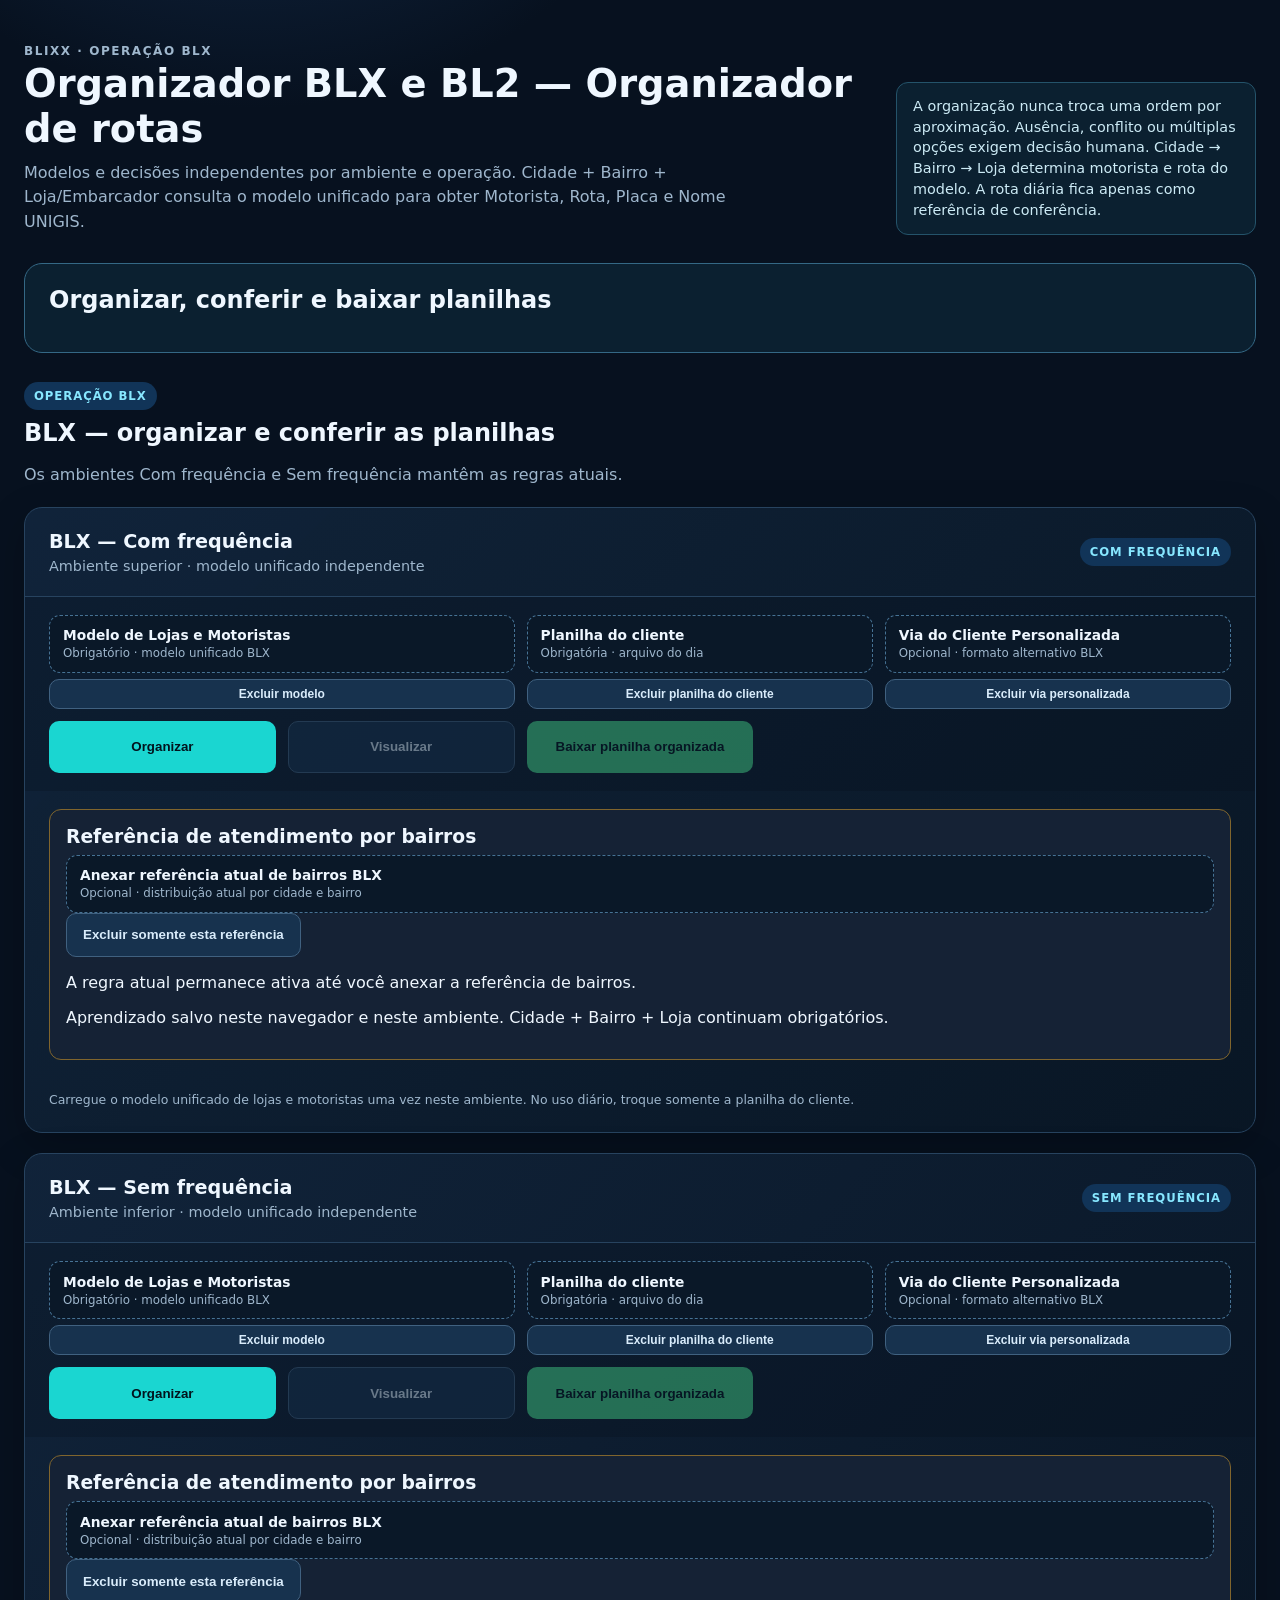
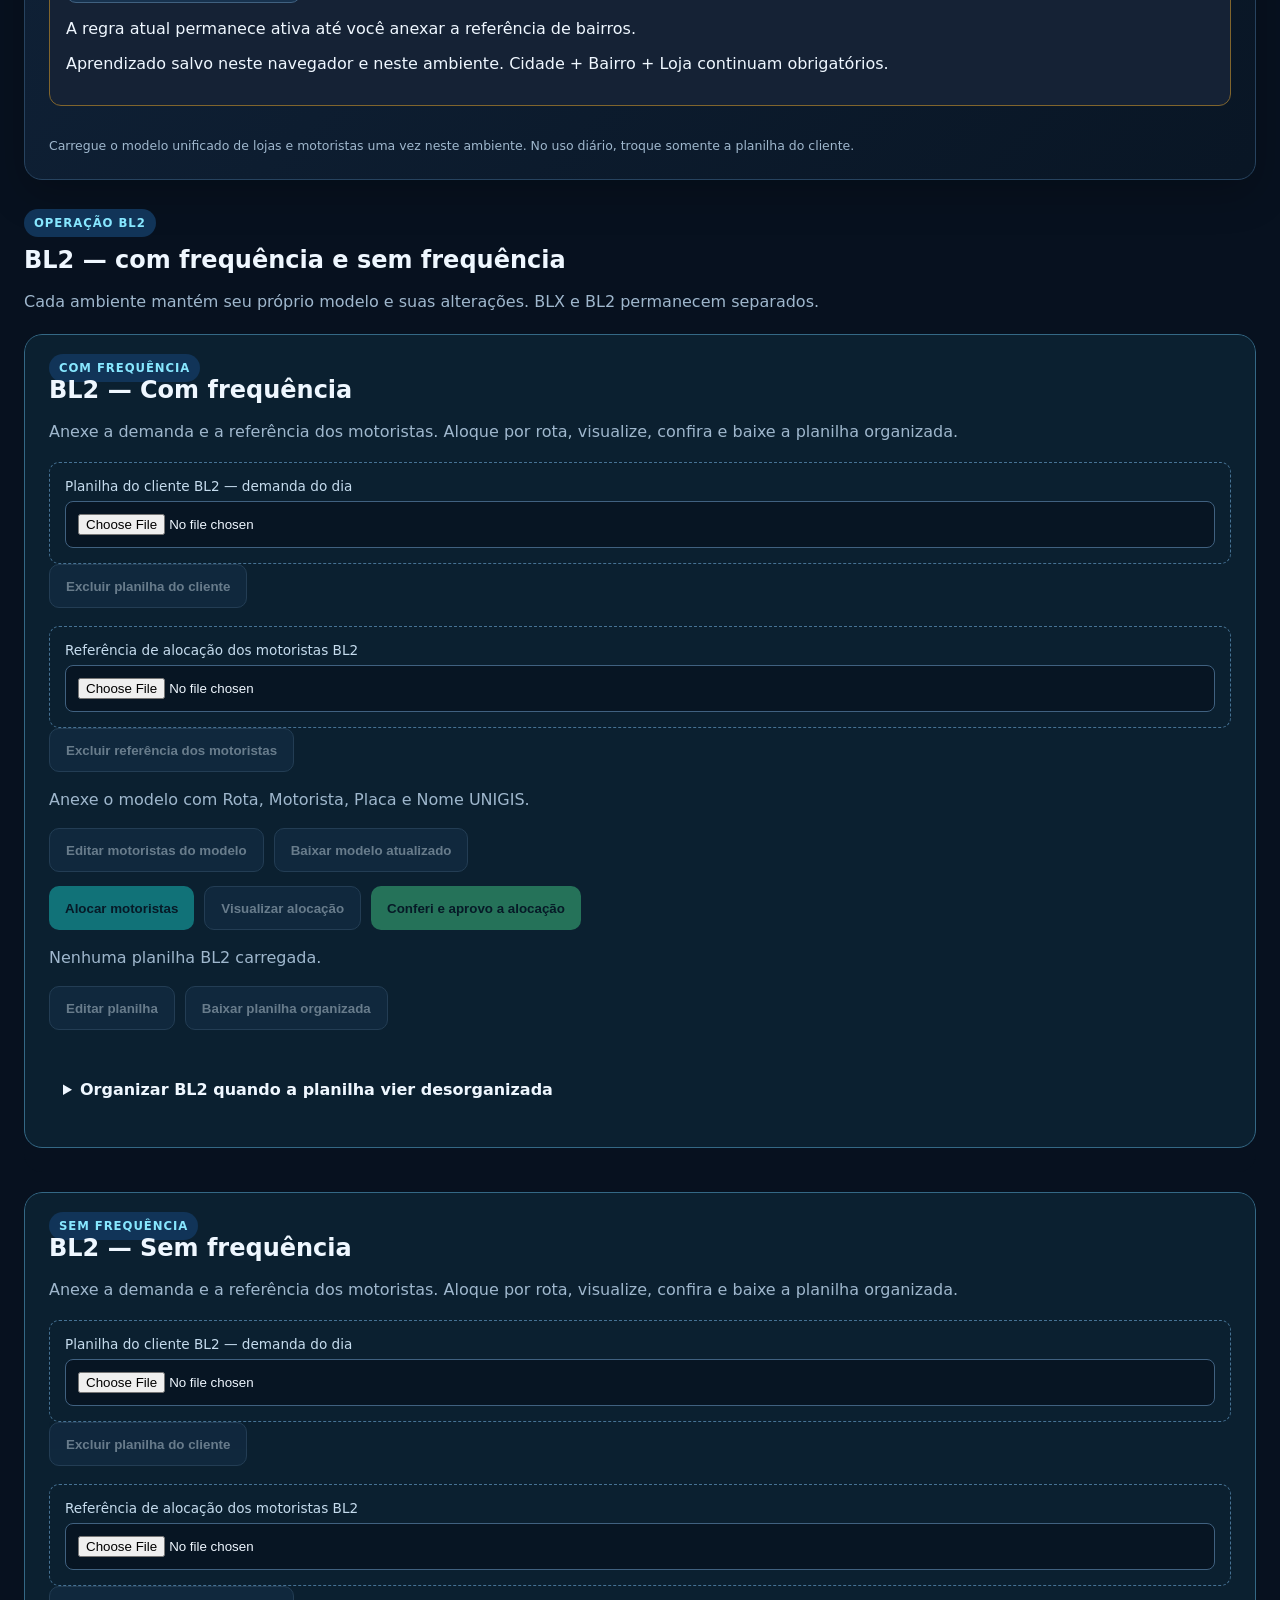
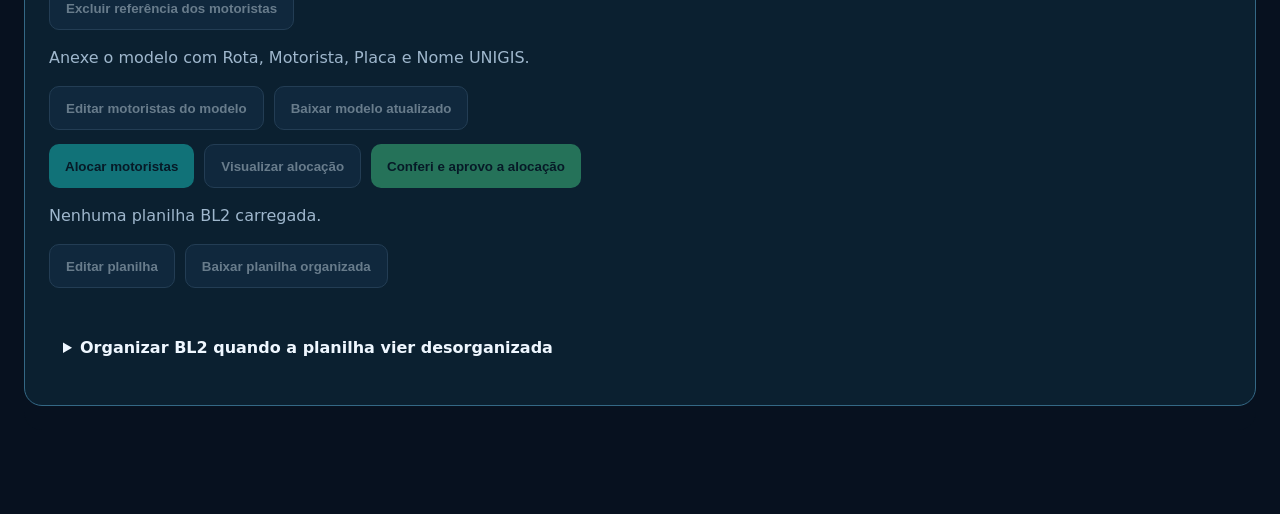
<file: operacoes.html>
<!doctype html>
<html lang="pt-BR">
<head>
<meta charset="utf-8">
<script>
'use strict';
// Each BL2 workspace runs the same tested UI with its own saved reference and choices.
const bl2Frequency=new URLSearchParams(location.search).get('bl2-frequency');
const isBL2Frequency=['com','sem'].includes(bl2Frequency);
if(!isBL2Frequency){
 // Preserve the former BL2 reference in Com frequência once; retain original keys as backup.
 try{if(localStorage.getItem('bl2-frequency-migration-v1')!=='done'){
  for(const key of ['bl2-route-reference-v1','blx-organizador-unificado-v2-bl2','blx-vinculos-humanos-v1-bl2']){
   const old=localStorage.getItem(key),target=key+'-frequency-com';
   if(old!==null&&localStorage.getItem(target)===null)localStorage.setItem(target,old);
  }
  localStorage.setItem('bl2-frequency-migration-v1','done');
 }}catch{}
}
const panelStorage=isBL2Frequency?{
 key(key){return /^(bl2-|rota-import-gate-v1-BL2$)|^blx-(organizador-unificado-v2|vinculos-humanos-v1)-bl2$/.test(key)?key+'-frequency-'+bl2Frequency:key;},
 getItem(key){return localStorage.getItem(this.key(key));},
 setItem(key,value){localStorage.setItem(this.key(key),value);},
 removeItem(key){localStorage.removeItem(this.key(key));}
}:localStorage;
if(isBL2Frequency){
 document.documentElement.classList.add('bl2-frequency-frame');
 const style=document.createElement('style');style.textContent='.bl2-frequency-frame body{background:#07111f;min-height:0;margin:0}.bl2-frequency-frame main{padding:0;max-width:none}.bl2-frequency-frame .hero,.bl2-frequency-frame #operation-blx,.bl2-frequency-frame main>.robot-panel:not(#operation-bl2),.bl2-frequency-frame body>header,.bl2-frequency-frame nav{display:none!important}.bl2-frequency-frame #operation-bl2{margin:0!important}.bl2-frequency-frame #bl2-optional{margin-bottom:12px}';document.head.append(style);
}
window.addEventListener('DOMContentLoaded',()=>{
 if(isBL2Frequency){
  const title='BL2 — '+(bl2Frequency==='com'?'Com frequência':'Sem frequência');
  document.title=title;document.querySelector('#operation-bl2 h2').textContent=title;
  document.querySelector('#operation-bl2 .mode').textContent=bl2Frequency==='com'?'COM FREQUÊNCIA':'SEM FREQUÊNCIA';
  document.querySelector('#card-bl2 h2').textContent=title+' — organização opcional';
  const snapshot=saveSnapshot;saveSnapshot=async function(source,operation,env,phase){
   if(operation==='BL2'){const prefix=title+' · ';source={...source,source:String(source.source).startsWith(prefix)?source.source:prefix+source.source};}
   return snapshot(source,operation,env,phase);
  };
  const originalStart=startRobot;startRobot=async function(operation,mode='real'){
   if(operation!=='BL2')throw Error('Este ambiente é exclusivo da BL2.');
   if(!readyForRobot('BL2')||!bl2Sheet)throw Error('Confira e aprove a planilha deste ambiente antes de iniciar.');
   if(isOperationBusy('BL2')||submitting)throw Error('A BL2 já está em andamento.');
   // The backend runs one BL2 at a time. Rebind an already approved, unchanged
   // local sheet if the other frequency was saved after this one.
   const current=await(await fetch('/api/operation-sheet?operation=BL2')).json();
   if(current.sheet?.id!==savedBL2.id){
    const phase=savedBL2.phase;submitting=true;updateButtons();
    try{savedBL2=await saveSnapshot(bl2Sheet,'BL2','bl2',phase);rememberGate(savedBL2);}
    finally{submitting=false;updateButtons();}
   }
   // Share the visible credentials and concurrency control with the main monitor.
   if(window.parent!==window){for(const key of ['user','password'])monitor('BL2',key).value=window.parent.document.getElementById('monitor-BL2-'+key).value;$('parallel-mode').checked=window.parent.document.getElementById('parallel-mode').checked;}
   await originalStart(operation,mode);
   if(window.parent!==window){window.parent.document.getElementById('monitor-BL2-password').value='';window.parent.document.getElementById('monitor-BL2').scrollIntoView({behavior:'smooth'});}
  };
  const download=downloadWorkbook;downloadWorkbook=function(wb,name){return download(wb,name.replace(/\.xlsx$/i,'_'+(bl2Frequency==='com'?'COM_FREQUENCIA':'SEM_FREQUENCIA')+'.xlsx'));};
  const savedDownload=downloadSavedRevision;downloadSavedRevision=async function(operation){
   if(operation!=='BL2')return savedDownload(operation);
   if(!bl2Sheet)throw Error('Nenhuma planilha carregada neste ambiente.');
   await ensureXlsx();const wb=XLSX.utils.book_new();XLSX.utils.book_append_sheet(wb,XLSX.utils.aoa_to_sheet(bl2Sheet.table),'Report');downloadWorkbook(wb,'PLANILHA_BL2.xlsx');
  };
  // Keep the shared monitor's parallel permission current before enabling Start.
  const buttons=updateButtons;updateButtons=function(){if(window.parent!==window)$('parallel-mode').checked=window.parent.document.getElementById('parallel-mode').checked;buttons();};
  const report=()=>{if(window.parent!==window)window.parent.postMessage({type:'bl2-frequency-height',frequency:bl2Frequency,height:Math.ceil(document.querySelector('main').getBoundingClientRect().height)+24},location.origin);};
  new ResizeObserver(report).observe(document.querySelector('main'));report();
  return;
 }
 const old=document.getElementById('operation-bl2');old.hidden=true;
 const group=document.createElement('section');group.id='bl2-frequency-workspaces';
 group.innerHTML='<div class="operation-heading"><span class="mode">OPERAÇÃO BL2</span><h2>BL2 — com frequência e sem frequência</h2><p>Cada ambiente mantém seu próprio modelo e suas alterações. No portal, ambos usam BL2. Execute uma BL2 por vez.</p></div>';
 old.after(group);const frames=new Map();
 for(const frequency of ['com','sem']){const frame=document.createElement('iframe');frame.src='./operacoes.html?bl2-frequency='+frequency;frame.title='BL2 — '+(frequency==='com'?'Com frequência':'Sem frequência');frame.style.cssText='display:block;width:100%;height:700px;border:0;margin:20px 0;border-radius:18px';group.append(frame);frames.set(frequency,frame);}
 window.addEventListener('message',event=>{const data=event.data,frame=frames.get(data?.frequency);if(event.origin!==location.origin||!frame||event.source!==frame.contentWindow||data.type!=='bl2-frequency-height'||!Number.isFinite(data.height))return;frame.style.height=Math.max(450,Math.min(12000,data.height))+'px';});
});

</script>
<script src="./web-mode.js"></script>
<meta name="viewport" content="width=device-width, initial-scale=1">
<title>Organizador BLX e BL2 — Organizador de rotas</title>
<style>
:root{--bg:#07111f;--panel:#0d1b2d;--panel2:#11243b;--line:#27435f;--ink:#eff7ff;--muted:#9fb7cd;--cyan:#1ad6d1;--green:#45d78b;--amber:#f4b64e;--red:#ff7181;--blue:#528bff}
*{box-sizing:border-box}body{margin:0;background:radial-gradient(circle at 20% -10%,#17345a 0,transparent 30rem),var(--bg);color:var(--ink);font-family:Inter,ui-sans-serif,system-ui,-apple-system,BlinkMacSystemFont,"Segoe UI",sans-serif}
main{max-width:1440px;margin:auto;padding:32px 24px 64px}.hero{display:flex;justify-content:space-between;gap:24px;align-items:end;margin-bottom:28px}.eyebrow{margin:0 0 8px;color:var(--cyan);font-size:.75rem;font-weight:800;letter-spacing:.13em;text-transform:uppercase}.hero h1{font-size:clamp(1.7rem,3vw,2.5rem);margin:0}.hero p{color:var(--muted);margin:10px 0 0;max-width:760px;line-height:1.55}.rule{background:#0b2030;border:1px solid #24536a;padding:13px 16px;border-radius:12px;color:#cceaf5;font-size:.9rem;line-height:1.45;max-width:360px}.workspace{border:1px solid var(--line);border-radius:18px;background:linear-gradient(135deg,rgba(17,36,59,.95),rgba(9,22,37,.96));overflow:hidden;margin:20px 0;box-shadow:0 14px 40px rgba(0,0,0,.22)}.workspace-head{padding:22px 24px;display:flex;align-items:center;justify-content:space-between;gap:18px;border-bottom:1px solid var(--line)}.workspace-head h2{font-size:1.2rem;margin:0}.workspace-head p{margin:5px 0 0;color:var(--muted);font-size:.9rem}.mode{font-size:.73rem;font-weight:800;padding:7px 10px;border-radius:99px;letter-spacing:.08em;text-transform:uppercase;background:#113458;color:#87e7ff;white-space:nowrap}.controls{display:grid;grid-template-columns:repeat(2,minmax(180px,1fr)) auto auto auto auto;gap:12px;padding:18px 24px;background:rgba(4,15,26,.25)}.upload{display:flex;min-height:58px;align-items:center;padding:10px 13px;border:1px dashed #467294;border-radius:11px;background:#0a1828;cursor:pointer;transition:.16s}.upload:hover{border-color:var(--cyan);background:#0b2031}.upload strong{font-size:.86rem;display:block}.upload span{display:block;color:var(--muted);font-size:.74rem;margin-top:3px}.upload input{display:none}.action{border:0;border-radius:10px;padding:0 16px;min-height:44px;align-self:center;color:#02131d;background:var(--cyan);font-weight:800;cursor:pointer;white-space:nowrap}.action:hover{filter:brightness(1.08)}.action.secondary{background:#17324e;color:#d9ecfb;border:1px solid #406180}.action.export{background:var(--green)}.action:disabled{opacity:.45;cursor:not-allowed}.content{padding:0 24px 24px}.message{display:none;margin:17px 0 0;border:1px solid var(--line);border-radius:10px;padding:12px 14px;color:var(--muted);font-size:.9rem}.message.show{display:block}.message.error{border-color:#8e3e4c;color:#ffd0d7;background:#2b141b}.message.ok{border-color:#27664e;color:#bbf6d6;background:#0b281f}.metrics{display:grid;grid-template-columns:repeat(4,minmax(0,1fr));gap:12px;margin:18px 0}.metric{border:1px solid var(--line);border-radius:12px;padding:15px;background:#091827}.metric label{color:var(--muted);font-size:.76rem}.metric strong{font-size:1.55rem;display:block;margin-top:4px}.metric.good strong{color:var(--green)}.metric.warn strong{color:var(--amber)}.preview{display:none;border:1px solid var(--line);border-radius:12px;overflow:auto;max-height:460px;background:#071523}.preview.show{display:block}table{border-collapse:collapse;width:100%;font-size:.81rem}th{position:sticky;top:0;background:#10253b;color:#bbd7ee;text-align:left;z-index:1}th,td{padding:10px 12px;border-bottom:1px solid #1c3851;white-space:nowrap}.preview tbody tr{cursor:default}.preview tbody tr:hover{background:#0d2438}.preview td.editing{outline:1px solid var(--cyan);background:#12344a;color:#fff}.tag{display:inline-block;padding:4px 7px;border-radius:7px;font-size:.69rem;font-weight:800}.tag.ok{background:#153d2c;color:#89f0b8}.tag.pending{background:#493616;color:#ffd281}.foot{padding:13px 0 0;color:var(--muted);font-size:.78rem;line-height:1.4}.muted{color:var(--muted)}@media(max-width:1100px){.controls{grid-template-columns:repeat(3,1fr)}.controls .action{min-height:52px}}@media(max-width:700px){main{padding:22px 14px 40px}.hero{display:block}.rule{margin-top:16px}.controls{grid-template-columns:1fr}.workspace-head{padding:18px}.content{padding:0 14px 14px}.controls{padding:14px}.metrics{grid-template-columns:repeat(2,1fr)}}
.decision-panel{margin:18px 0;padding:16px;border:1px solid #80652d;border-radius:12px;background:#152235}.decision-panel h3{margin:0 0 8px}.decision-list{display:grid;gap:12px}.decision-item{padding:12px;border:1px solid #38516d;border-radius:8px}.decision-item p{margin:0 0 8px;white-space:normal}.decision-item select{max-width:100%;width:100%;padding:10px;color:#eff7ff;background:#091827;border:1px solid #557390;border-radius:8px}.decision-item .action{margin:10px 10px 0 0}.decision-note{color:#9fb7cd;font-size:.85rem;line-height:1.5}.decision-feedback{color:#ffd281;margin-top:8px}
.remove-attachment{margin-top:6px;width:100%;font-size:.75rem;min-height:30px}.attachment{min-width:0}.bl2-optional{margin-top:20px}.bl2-optional>summary{cursor:pointer;font-weight:700;padding:14px}
.robot-panel .workspace .upload input[type="file"]{display:none}.controls{grid-template-columns:repeat(4,minmax(0,1fr))}.controls>.attachment{grid-column:span 2}.controls>.action{min-height:52px;white-space:normal}.approval-steps{color:#9fb7cd;font-size:.9rem;line-height:1.6}@media(max-width:700px){.controls{grid-template-columns:1fr}.controls>.attachment{grid-column:1/-1}}
[hidden]{display:none!important}.controls{grid-template-columns:repeat(5,minmax(0,1fr))}.controls>.attachment{grid-column:span 2}.controls>.attachment:nth-child(2){grid-column:span 3}@media(max-width:700px){.controls{grid-template-columns:1fr}.controls>.attachment,.controls>.attachment:nth-child(2){grid-column:1/-1}}#card-com .controls,#card-sem .controls{grid-template-columns:repeat(10,minmax(0,1fr))}#card-com .controls>.attachment,#card-sem .controls>.attachment{grid-column:span 3}#card-com .controls>.attachment:first-child,#card-sem .controls>.attachment:first-child{grid-column:span 4}#card-com .controls>.action,#card-sem .controls>.action{grid-column:span 2}@media(max-width:700px){#card-com .controls,#card-sem .controls{grid-template-columns:1fr}#card-com .controls>.attachment,#card-sem .controls>.attachment,#card-com .controls>.attachment:first-child,#card-sem .controls>.attachment:first-child,#card-com .controls>.action,#card-sem .controls>.action{grid-column:1/-1}}@media(max-width:850px){#parallel-monitors{grid-template-columns:1fr!important}}.operation-monitor{padding:16px;border:1px solid #346885;border-radius:12px;background:#071827}</style>
<link rel="stylesheet" href="./robot-panel.css">
</head>
<body>
<main>
  <header class="hero">
    <div>
      <p class="eyebrow">BLIXX · Operação BLX</p>
      <h1>Organizador BLX e BL2 — Organizador de rotas</h1>
      <p>Modelos e decisões independentes por ambiente e operação. Cidade + Bairro + Loja/Embarcador consulta o modelo unificado para obter Motorista, Rota, Placa e Nome UNIGIS.</p>
    </div>
    <div class="rule">A organização nunca troca uma ordem por aproximação. Ausência, conflito ou múltiplas opções exigem decisão humana. Cidade → Bairro → Loja determina motorista e rota do modelo. A rota diária fica apenas como referência de conferência.</div>
  </header>

  <section class="workspace" id="card-com">
    <div class="workspace-head">
      <div><h2>Com frequência</h2><p>Ambiente superior · modelo unificado independente</p></div>
      <span class="mode">COM FREQUÊNCIA</span>
    </div>
    <div class="controls">
      <div class="attachment"><label class="upload"><input id="com-model" type="file" accept=".xlsx,.xls"><div><strong>Modelo de Lojas e Motoristas</strong><span>Obrigatório · modelo unificado BLX</span></div></label><button class="action secondary remove-attachment" id="com-model-remove" onclick="removeAttachment('com','model')">Excluir modelo</button></div>
      <div class="attachment"><label class="upload"><input id="com-client" type="file" accept=".xlsx,.xls"><div><strong>Planilha do cliente</strong><span>Obrigatória · arquivo do dia</span></div></label><button class="action secondary remove-attachment" id="com-client-remove" onclick="removeAttachment('com','client')">Excluir planilha do cliente</button></div>
      <div class="attachment"><label class="upload"><input id="com-custom" type="file" accept=".xlsx,.xls"><div><strong>Via do Cliente Personalizada</strong><span>Opcional · formato alternativo BLX</span></div></label><button class="action secondary remove-attachment" id="com-custom-remove" onclick="removeAttachment('com','custom')">Excluir via personalizada</button></div>
      <button class="action" onclick="organize('com')">Organizar</button>
      <button class="action secondary" id="com-view" onclick="togglePreview('com')" disabled>Visualizar</button>
      <button class="action export" id="com-export" onclick="exportResult('com')" disabled>Baixar planilha organizada</button>
      <button class="action export" id="com-use-approved" onclick="document.getElementById('com-approved').click()">Utilizar planilha aprovada</button><input hidden id="com-approved" type="file" accept=".xlsx,.xls" onchange="loadApprovedFile('com')">
    </div>
    <div class="content"><div class="foot" id="com-approval-note">Após receber a aprovação do cliente, carregue o arquivo em “Carregar planilha aprovada”.</div><button class="action secondary" id="com-approved-remove" onclick="removeApprovedFile('com')" hidden>Excluir planilha aprovada</button><div id="com-message" class="message"></div><div id="com-metrics" class="metrics" hidden></div><div id="com-decisions"></div><div id="com-preview" class="preview"></div><div class="foot">Carregue o modelo unificado de lojas e motoristas uma vez neste ambiente. No uso diário, troque somente a planilha do cliente.</div></div>
  </section>

  <section class="workspace" id="card-sem">
    <div class="workspace-head">
      <div><h2>Sem frequência</h2><p>Ambiente inferior · modelo unificado independente</p></div>
      <span class="mode">SEM FREQUÊNCIA</span>
    </div>
    <div class="controls">
      <div class="attachment"><label class="upload"><input id="sem-model" type="file" accept=".xlsx,.xls"><div><strong>Modelo de Lojas e Motoristas</strong><span>Obrigatório · modelo unificado BLX</span></div></label><button class="action secondary remove-attachment" id="sem-model-remove" onclick="removeAttachment('sem','model')">Excluir modelo</button></div>
      <div class="attachment"><label class="upload"><input id="sem-client" type="file" accept=".xlsx,.xls"><div><strong>Planilha do cliente</strong><span>Obrigatória · arquivo do dia</span></div></label><button class="action secondary remove-attachment" id="sem-client-remove" onclick="removeAttachment('sem','client')">Excluir planilha do cliente</button></div>
      <div class="attachment"><label class="upload"><input id="sem-custom" type="file" accept=".xlsx,.xls"><div><strong>Via do Cliente Personalizada</strong><span>Opcional · formato alternativo BLX</span></div></label><button class="action secondary remove-attachment" id="sem-custom-remove" onclick="removeAttachment('sem','custom')">Excluir via personalizada</button></div>
      <button class="action" onclick="organize('sem')">Organizar</button>
      <button class="action secondary" id="sem-view" onclick="togglePreview('sem')" disabled>Visualizar</button>
      <button class="action export" id="sem-export" onclick="exportResult('sem')" disabled>Baixar planilha organizada</button>
      <button class="action export" id="sem-use-approved" onclick="document.getElementById('sem-approved').click()">Utilizar planilha aprovada</button><input hidden id="sem-approved" type="file" accept=".xlsx,.xls" onchange="loadApprovedFile('sem')">
    </div>
    <div class="content"><div class="foot" id="sem-approval-note">Após receber a aprovação do cliente, carregue o arquivo em “Carregar planilha aprovada”.</div><button class="action secondary" id="sem-approved-remove" onclick="removeApprovedFile('sem')" hidden>Excluir planilha aprovada</button><div id="sem-message" class="message"></div><div id="sem-metrics" class="metrics" hidden></div><div id="sem-decisions"></div><div id="sem-preview" class="preview"></div><div class="foot">Carregue o modelo unificado de lojas e motoristas uma vez neste ambiente. No uso diário, troque somente a planilha do cliente.</div></div>
  </section>
  <section class="workspace" id="card-bl2">
    <div class="workspace-head">
      <div><h2>BL2 — organização opcional</h2><p>Use somente quando a planilha BL2 precisar ser organizada</p></div>
      <span class="mode">BL2</span>
    </div>
    <div class="controls">
      <div class="attachment"><label class="upload"><input id="bl2-model" type="file" accept=".xlsx,.xls"><div><strong>Modelo de Lojas e Motoristas</strong><span>Obrigatório · modelo unificado BL2</span></div></label><button class="action secondary remove-attachment" id="bl2-model-remove" onclick="removeAttachment('bl2','model')">Excluir modelo</button></div>
      <div class="attachment"><label class="upload"><input id="bl2-client" type="file" accept=".xlsx,.xls"><div><strong>Planilha do cliente</strong><span>Obrigatória · arquivo do dia</span></div></label><button class="action secondary remove-attachment" id="bl2-client-remove" onclick="removeAttachment('bl2','client')">Excluir planilha do cliente</button></div>
      <button class="action" onclick="organize('bl2')">Organizar</button>
      <button class="action secondary" id="bl2-view" onclick="togglePreview('bl2')" disabled>Visualizar</button>
      <button class="action export" id="bl2-export" onclick="exportResult('bl2')" disabled>Baixar planilha organizada</button>
      <button class="action export" id="bl2-use-approved" onclick="document.getElementById('bl2-approved').click()">Utilizar planilha aprovada</button><input hidden id="bl2-approved" type="file" accept=".xlsx,.xls" onchange="loadApprovedFile('bl2')">
    </div>
    <div class="content"><div class="foot" id="bl2-approval-note">Após receber a aprovação do cliente, carregue o arquivo em “Carregar planilha aprovada”.</div><button class="action secondary" id="bl2-approved-remove" onclick="removeApprovedFile('bl2')" hidden>Excluir planilha aprovada</button><div id="bl2-message" class="message"></div><div id="bl2-metrics" class="metrics" hidden></div><div id="bl2-decisions"></div><div id="bl2-preview" class="preview"></div><div class="foot">Carregue o modelo unificado de lojas e motoristas uma vez neste ambiente. No uso diário, troque somente a planilha do cliente.</div></div>
  </section>
</main>

<script>
const states = { com: {}, sem: {}, bl2: {} };
const savedBases={com:{},sem:{},bl2:{}};
function baseStorageKey(env){return 'blx-organizador-unificado-v2-'+env;}
for(const env of ['com','sem','bl2']){
 try{const saved=JSON.parse(panelStorage.getItem(baseStorageKey(env))||'{}');if(Array.isArray(saved.model))savedBases[env]=saved;}catch{}
}
const legacyCatalogSeed={"signature":"3708675a5954f3ddae43882a72fa41549aa5fd11950166cd31335fe16e589199","rows":[{"catalogOnly":true,"cidade":"","bairro":"","loja":"","motorista":"GELSON PEREIRA RUFINO","rota":"1","placa":"FQJ7E97","unigis":"PEREIRA RUFINO GELSON","base":"BLX","status":"VINCULO_EXATO"},{"catalogOnly":true,"cidade":"","bairro":"","loja":"","motorista":"GEANNE JONUZZI NUNES LABANCA LAURENTINO","rota":"2","placa":"RMS2H68","unigis":"NUNES LABLANCA LAURENTIN GEANNE JONUZZI","base":"BLX","status":"VINCULO_EXATO"},{"catalogOnly":true,"cidade":"","bairro":"","loja":"","motorista":"GEANNE JONUZZI NUNES LABANCA LAURENTINO","rota":"2","placa":"RMS2H68","unigis":"NUNES LABLANCA LAURENTIN GEANNE JONUZZI","base":"BLX","status":"VINCULO_EXATO"},{"catalogOnly":true,"cidade":"","bairro":"","loja":"","motorista":"JOSE NILTO DE SOUZA","rota":"3","placa":"TAT1I41","unigis":"DE SOUZA JOSE NILTO","base":"BLX","status":"VINCULO_EXATO"},{"catalogOnly":true,"cidade":"","bairro":"","loja":"","motorista":"NATANAEL DE SOUZA","rota":"4","placa":"BAP8F31","unigis":"DE SOUZA NATANAEL","base":"BLX","status":"VINCULO_EXATO"},{"catalogOnly":true,"cidade":"","bairro":"","loja":"","motorista":"NATANAEL DE SOUZA","rota":"4","placa":"BAP8F31","unigis":"DE SOUZA NATANAEL","base":"BLX","status":"VINCULO_EXATO"},{"catalogOnly":true,"cidade":"","bairro":"","loja":"","motorista":"NATANAEL DE SOUZA","rota":"4","placa":"BAP8F31","unigis":"DE SOUZA NATANAEL","base":"BLX","status":"VINCULO_EXATO"},{"catalogOnly":true,"cidade":"","bairro":"","loja":"","motorista":"JULIANO ANTONIO FERREIRA","rota":"5","placa":"SKV0C95","unigis":"ANTONIO FERREIRA JULIANO","base":"BLX","status":"VINCULO_EXATO"},{"catalogOnly":true,"cidade":"","bairro":"","loja":"","motorista":"JULIANO ANTONIO FERREIRA","rota":"5","placa":"SKV0C95","unigis":"ANTONIO FERREIRA JULIANO","base":"BLX","status":"VINCULO_EXATO"},{"catalogOnly":true,"cidade":"","bairro":"","loja":"","motorista":"VALDIR ORCI JUNIOR","rota":"6","placa":"RFS5H31","unigis":"ORCI JUNIOR VALDIR","base":"BLX","status":"VINCULO_EXATO"},{"catalogOnly":true,"cidade":"","bairro":"","loja":"","motorista":"VALDIR ORCI JUNIOR","rota":"6","placa":"RFS5H31","unigis":"ORCI JUNIOR VALDIR","base":"BLX","status":"VINCULO_EXATO"},{"catalogOnly":true,"cidade":"","bairro":"","loja":"","motorista":"VALDIR ORCI JUNIOR","rota":"6","placa":"RFS5H31","unigis":"ORCI JUNIOR VALDIR","base":"BLX","status":"VINCULO_EXATO"},{"catalogOnly":true,"cidade":"","bairro":"","loja":"","motorista":"VALDIR ORCI JUNIOR","rota":"6","placa":"RFS5H31","unigis":"ORCI JUNIOR VALDIR","base":"BLX","status":"VINCULO_EXATO"},{"catalogOnly":true,"cidade":"","bairro":"","loja":"","motorista":"VALDIR ORCI JUNIOR","rota":"6","placa":"RFS5H31","unigis":"ORCI JUNIOR VALDIR","base":"BLX","status":"VINCULO_EXATO"},{"catalogOnly":true,"cidade":"","bairro":"","loja":"","motorista":"VALDIR ORCI JUNIOR","rota":"6","placa":"RFS5H31","unigis":"ORCI JUNIOR VALDIR","base":"BLX","status":"VINCULO_EXATO"},{"catalogOnly":true,"cidade":"","bairro":"","loja":"","motorista":"VALDIR ORCI JUNIOR","rota":"6","placa":"RFS5H31","unigis":"ORCI JUNIOR VALDIR","base":"BLX","status":"VINCULO_EXATO"},{"catalogOnly":true,"cidade":"","bairro":"","loja":"","motorista":"VALDIR ORCI JUNIOR","rota":"6","placa":"RFS5H31","unigis":"ORCI JUNIOR VALDIR","base":"BLX","status":"VINCULO_EXATO"},{"catalogOnly":true,"cidade":"","bairro":"","loja":"","motorista":"VALDIR ORCI JUNIOR","rota":"6","placa":"RFS5H31","unigis":"ORCI JUNIOR VALDIR","base":"BLX","status":"VINCULO_EXATO"},{"catalogOnly":true,"cidade":"","bairro":"","loja":"","motorista":"VINICIUS WALTER DOS SANTOS LIMA","rota":"7","placa":"QXC4G84","unigis":"DOS SANTOS LIMA VINICIUS WALTER","base":"BLX","status":"VINCULO_EXATO"},{"catalogOnly":true,"cidade":"","bairro":"","loja":"","motorista":"VINICIUS WALTER DOS SANTOS LIMA","rota":"7","placa":"QXC4G84","unigis":"DOS SANTOS LIMA VINICIUS WALTER","base":"BLX","status":"VINCULO_EXATO"},{"catalogOnly":true,"cidade":"","bairro":"","loja":"","motorista":"VINICIUS WALTER DOS SANTOS LIMA","rota":"7","placa":"QXC4G84","unigis":"DOS SANTOS LIMA VINICIUS WALTER","base":"BLX","status":"VINCULO_EXATO"},{"catalogOnly":true,"cidade":"","bairro":"","loja":"","motorista":"VINICIUS WALTER DOS SANTOS LIMA","rota":"7","placa":"QXC4G84","unigis":"DOS SANTOS LIMA VINICIUS WALTER","base":"BLX","status":"VINCULO_EXATO"},{"catalogOnly":true,"cidade":"","bairro":"","loja":"","motorista":"CARLA ROSAURA MEDEIROS MASSARI","rota":"8","placa":"QIG6B22","unigis":"MEDEIROS MASSARI CARLA ROSAURA","base":"BLX","status":"VINCULO_EXATO"},{"catalogOnly":true,"cidade":"","bairro":"","loja":"","motorista":"CARLA ROSAURA MEDEIROS MASSARI","rota":"8","placa":"QIG6B22","unigis":"MEDEIROS MASSARI CARLA ROSAURA","base":"BLX","status":"VINCULO_EXATO"},{"catalogOnly":true,"cidade":"","bairro":"","loja":"","motorista":"CARLA ROSAURA MEDEIROS MASSARI","rota":"8","placa":"QIG6B22","unigis":"MEDEIROS MASSARI CARLA ROSAURA","base":"BLX","status":"VINCULO_EXATO"},{"catalogOnly":true,"cidade":"","bairro":"","loja":"","motorista":"CARLA ROSAURA MEDEIROS MASSARI","rota":"8","placa":"QIG6B22","unigis":"MEDEIROS MASSARI CARLA ROSAURA","base":"BLX","status":"VINCULO_EXATO"},{"catalogOnly":true,"cidade":"","bairro":"","loja":"","motorista":"CARLA ROSAURA MEDEIROS MASSARI","rota":"8","placa":"QIG6B22","unigis":"MEDEIROS MASSARI CARLA ROSAURA","base":"BLX","status":"VINCULO_EXATO"},{"catalogOnly":true,"cidade":"","bairro":"","loja":"","motorista":"CARLA ROSAURA MEDEIROS MASSARI","rota":"8","placa":"QIG6B22","unigis":"MEDEIROS MASSARI CARLA ROSAURA","base":"BLX","status":"VINCULO_EXATO"},{"catalogOnly":true,"cidade":"","bairro":"","loja":"","motorista":"ANDRESSA  SANTOS DE MENEZES CAMPOS","rota":"9","placa":"RXS8I82","unigis":"DE MENEZES CAMPOS ANDRESSA SANTOS","base":"BLX","status":"VINCULO_EXATO"},{"catalogOnly":true,"cidade":"","bairro":"","loja":"","motorista":"ANDRESSA  SANTOS DE MENEZES CAMPOS","rota":"9","placa":"RXS8I82","unigis":"DE MENEZES CAMPOS ANDRESSA SANTOS","base":"BLX","status":"VINCULO_EXATO"},{"catalogOnly":true,"cidade":"","bairro":"","loja":"","motorista":"ANDRESSA  SANTOS DE MENEZES CAMPOS","rota":"9","placa":"RXS8I82","unigis":"DE MENEZES CAMPOS ANDRESSA SANTOS","base":"BLX","status":"VINCULO_EXATO"},{"catalogOnly":true,"cidade":"","bairro":"","loja":"","motorista":"ANDRESSA  SANTOS DE MENEZES CAMPOS","rota":"9","placa":"RXS8I82","unigis":"DE MENEZES CAMPOS ANDRESSA SANTOS","base":"BLX","status":"VINCULO_EXATO"},{"catalogOnly":true,"cidade":"","bairro":"","loja":"","motorista":"ANDRESSA  SANTOS DE MENEZES CAMPOS","rota":"9","placa":"RXS8I82","unigis":"DE MENEZES CAMPOS ANDRESSA SANTOS","base":"BLX","status":"VINCULO_EXATO"},{"catalogOnly":true,"cidade":"","bairro":"","loja":"","motorista":"ANDRÉ VIANA","rota":"10","placa":"RAE2F14 ","unigis":"VIANA KAPCHUK ANDRE","base":"BLX","status":"VINCULO_EXATO"},{"catalogOnly":true,"cidade":"","bairro":"","loja":"","motorista":"ANDRÉ VIANA","rota":"10","placa":"RAE2F14 ","unigis":"VIANA KAPCHUK ANDRE","base":"BLX","status":"VINCULO_EXATO"},{"catalogOnly":true,"cidade":"","bairro":"","loja":"","motorista":"ANDRÉ VIANA","rota":"10","placa":"RAE2F14 ","unigis":"VIANA KAPCHUK ANDRE","base":"BLX","status":"VINCULO_EXATO"},{"catalogOnly":true,"cidade":"","bairro":"","loja":"","motorista":"ANDRÉ VIANA","rota":"10","placa":"RAE2F14 ","unigis":"VIANA KAPCHUK ANDRE","base":"BLX","status":"VINCULO_EXATO"},{"catalogOnly":true,"cidade":"","bairro":"","loja":"","motorista":"ANDRÉ VIANA","rota":"10","placa":"RAE2F14 ","unigis":"VIANA KAPCHUK ANDRE","base":"BLX","status":"VINCULO_EXATO"},{"catalogOnly":true,"cidade":"","bairro":"","loja":"","motorista":"ANDRÉ VIANA","rota":"10","placa":"RAE2F14 ","unigis":"VIANA KAPCHUK ANDRE","base":"BLX","status":"VINCULO_EXATO"},{"catalogOnly":true,"cidade":"","bairro":"","loja":"","motorista":"ANDRÉ VIANA","rota":"10","placa":"RAE2F14 ","unigis":"VIANA KAPCHUK ANDRE","base":"BLX","status":"VINCULO_EXATO"},{"catalogOnly":true,"cidade":"","bairro":"","loja":"","motorista":"ANDRÉ VIANA","rota":"10","placa":"RAE2F14 ","unigis":"VIANA KAPCHUK ANDRE","base":"BLX","status":"VINCULO_EXATO"},{"catalogOnly":true,"cidade":"","bairro":"","loja":"","motorista":"ANDRÉ VIANA","rota":"10","placa":"RAE2F14 ","unigis":"VIANA KAPCHUK ANDRE","base":"BLX","status":"VINCULO_EXATO"},{"catalogOnly":true,"cidade":"","bairro":"","loja":"","motorista":"ANDRÉ VIANA","rota":"10","placa":"RAE2F14 ","unigis":"VIANA KAPCHUK ANDRE","base":"BLX","status":"VINCULO_EXATO"},{"catalogOnly":true,"cidade":"","bairro":"","loja":"","motorista":"ANDRÉ VIANA","rota":"10","placa":"RAE2F14 ","unigis":"VIANA KAPCHUK ANDRE","base":"BLX","status":"VINCULO_EXATO"},{"catalogOnly":true,"cidade":"","bairro":"","loja":"","motorista":"ANDRÉ VIANA","rota":"10","placa":"RAE2F14 ","unigis":"VIANA KAPCHUK ANDRE","base":"BLX","status":"VINCULO_EXATO"},{"catalogOnly":true,"cidade":"","bairro":"","loja":"","motorista":"MARCELO ANTONIO","rota":"11","placa":"QJZ1E99","unigis":"ANTONIO RODRIGUES MARCELO","base":"BLX","status":"VINCULO_EXATO"},{"catalogOnly":true,"cidade":"","bairro":"","loja":"","motorista":"MARCELO ANTONIO","rota":"11","placa":"QJZ1E99","unigis":"ANTONIO RODRIGUES MARCELO","base":"BLX","status":"VINCULO_EXATO"},{"catalogOnly":true,"cidade":"","bairro":"","loja":"","motorista":"MARCELO ANTONIO","rota":"11","placa":"QJZ1E99","unigis":"ANTONIO RODRIGUES MARCELO","base":"BLX","status":"VINCULO_EXATO"},{"catalogOnly":true,"cidade":"","bairro":"","loja":"","motorista":"MARCELO ANTONIO","rota":"11","placa":"QJZ1E99","unigis":"ANTONIO RODRIGUES MARCELO","base":"BLX","status":"VINCULO_EXATO"},{"catalogOnly":true,"cidade":"","bairro":"","loja":"","motorista":"MARCELO ANTONIO","rota":"11","placa":"QJZ1E99","unigis":"ANTONIO RODRIGUES MARCELO","base":"BLX","status":"VINCULO_EXATO"},{"catalogOnly":true,"cidade":"","bairro":"","loja":"","motorista":"JOSE ANTONIO ALEXANDRE VICENTE","rota":"12","placa":"QJG9261","unigis":"ALEXANDRE VICENTE JOSE ANTONIO","base":"BLX","status":"VINCULO_EXATO"},{"catalogOnly":true,"cidade":"","bairro":"","loja":"","motorista":"JOSE ANTONIO ALEXANDRE VICENTE","rota":"12","placa":"QJG9261","unigis":"ALEXANDRE VICENTE JOSE ANTONIO","base":"BLX","status":"VINCULO_EXATO"},{"catalogOnly":true,"cidade":"","bairro":"","loja":"","motorista":"JOSE ANTONIO ALEXANDRE VICENTE","rota":"12","placa":"QJG9261","unigis":"ALEXANDRE VICENTE JOSE ANTONIO","base":"BLX","status":"VINCULO_EXATO"},{"catalogOnly":true,"cidade":"","bairro":"","loja":"","motorista":"JOSE ANTONIO ALEXANDRE VICENTE","rota":"12","placa":"QJG9261","unigis":"ALEXANDRE VICENTE JOSE ANTONIO","base":"BLX","status":"VINCULO_EXATO"},{"catalogOnly":true,"cidade":"","bairro":"","loja":"","motorista":"JOSE ANTONIO ALEXANDRE VICENTE","rota":"12","placa":"QJG9261","unigis":"ALEXANDRE VICENTE JOSE ANTONIO","base":"BLX","status":"VINCULO_EXATO"},{"catalogOnly":true,"cidade":"","bairro":"","loja":"","motorista":"JOSE ANTONIO ALEXANDRE VICENTE","rota":"12","placa":"QJG9261","unigis":"ALEXANDRE VICENTE JOSE ANTONIO","base":"BLX","status":"VINCULO_EXATO"},{"catalogOnly":true,"cidade":"","bairro":"","loja":"","motorista":"JOSE ANTONIO ALEXANDRE VICENTE","rota":"12","placa":"QJG9261","unigis":"ALEXANDRE VICENTE JOSE ANTONIO","base":"BLX","status":"VINCULO_EXATO"},{"catalogOnly":true,"cidade":"","bairro":"","loja":"","motorista":"JOSE ANTONIO ALEXANDRE VICENTE","rota":"12","placa":"QJG9261","unigis":"ALEXANDRE VICENTE JOSE ANTONIO","base":"BLX","status":"VINCULO_EXATO"},{"catalogOnly":true,"cidade":"","bairro":"","loja":"","motorista":"JEAN CARLOS PEREIRA BORGES","rota":"13","placa":"QHO2J17","unigis":"PEREIRA BORGES JEAN CARLOS","base":"BLX","status":"VINCULO_EXATO"},{"catalogOnly":true,"cidade":"","bairro":"","loja":"","motorista":"JEAN CARLOS PEREIRA BORGES","rota":"13","placa":"QHO2J17","unigis":"PEREIRA BORGES JEAN CARLOS","base":"BLX","status":"VINCULO_EXATO"},{"catalogOnly":true,"cidade":"","bairro":"","loja":"","motorista":"JEAN CARLOS PEREIRA BORGES","rota":"13","placa":"QHO2J17","unigis":"PEREIRA BORGES JEAN CARLOS","base":"BLX","status":"VINCULO_EXATO"},{"catalogOnly":true,"cidade":"","bairro":"","loja":"","motorista":"JEAN CARLOS PEREIRA BORGES","rota":"13","placa":"QHO2J17","unigis":"PEREIRA BORGES JEAN CARLOS","base":"BLX","status":"VINCULO_EXATO"},{"catalogOnly":true,"cidade":"","bairro":"","loja":"","motorista":"JEAN CARLOS PEREIRA BORGES","rota":"13","placa":"QHO2J17","unigis":"PEREIRA BORGES JEAN CARLOS","base":"BLX","status":"VINCULO_EXATO"},{"catalogOnly":true,"cidade":"","bairro":"","loja":"","motorista":"JOÃO CARLOS FERREIRA","rota":"14","placa":"BDZ5H52","unigis":"CARLOS FERREIRA JOAO","base":"BLX","status":"VINCULO_EXATO"},{"catalogOnly":true,"cidade":"","bairro":"","loja":"","motorista":"JOÃO CARLOS FERREIRA","rota":"14","placa":"BDZ5H52","unigis":"CARLOS FERREIRA JOAO","base":"BLX","status":"VINCULO_EXATO"},{"catalogOnly":true,"cidade":"","bairro":"","loja":"","motorista":"JOÃO CARLOS FERREIRA","rota":"14","placa":"BDZ5H52","unigis":"CARLOS FERREIRA JOAO","base":"BLX","status":"VINCULO_EXATO"},{"catalogOnly":true,"cidade":"","bairro":"","loja":"","motorista":"JOÃO CARLOS FERREIRA","rota":"14","placa":"BDZ5H52","unigis":"CARLOS FERREIRA JOAO","base":"BLX","status":"VINCULO_EXATO"},{"catalogOnly":true,"cidade":"","bairro":"","loja":"","motorista":"JOÃO CARLOS FERREIRA","rota":"14","placa":"BDZ5H52","unigis":"CARLOS FERREIRA JOAO","base":"BLX","status":"VINCULO_EXATO"},{"catalogOnly":true,"cidade":"","bairro":"","loja":"","motorista":"ADINAEL  LIMAS","rota":"15","placa":"QHS2J16","unigis":"LIMAS ADINAEL","base":"BLX","status":"VINCULO_EXATO"},{"catalogOnly":true,"cidade":"","bairro":"","loja":"","motorista":"ADINAEL  LIMAS","rota":"15","placa":"QHS2J16","unigis":"LIMAS ADINAEL","base":"BLX","status":"VINCULO_EXATO"},{"catalogOnly":true,"cidade":"","bairro":"","loja":"","motorista":"ROGER ALMEIDA LOPES","rota":"16","placa":"RLJ4C16","unigis":"ALMEIDA LOPES ROGER","base":"BLX","status":"VINCULO_EXATO"},{"catalogOnly":true,"cidade":"","bairro":"","loja":"","motorista":"PAULO CARDOZO","rota":"17","placa":"SIO6F19","unigis":"CARDOZO PAULO","base":"BLX","status":"VINCULO_EXATO"},{"catalogOnly":true,"cidade":"","bairro":"","loja":"","motorista":"PAULO CARDOZO","rota":"17","placa":"SIO6F19","unigis":"CARDOZO PAULO","base":"BLX","status":"VINCULO_EXATO"},{"catalogOnly":true,"cidade":"","bairro":"","loja":"","motorista":"GABRIEL WEMERSON SOUSA ALVES","rota":"18","placa":"SDS3F57","unigis":"SOUZA ALVES GABRIEL WEMERSON","base":"BLX","status":"VINCULO_EXATO"},{"catalogOnly":true,"cidade":"","bairro":"","loja":"","motorista":"JONATA JEREMIAS RIBEIRO","rota":"19","placa":"BCH0E49","unigis":"JEREMIAS RIBEIRO JONATA","base":"BLX","status":"VINCULO_EXATO"},{"catalogOnly":true,"cidade":"","bairro":"","loja":"","motorista":"JONATA JEREMIAS RIBEIRO","rota":"19","placa":"BCH0E49","unigis":"JEREMIAS RIBEIRO JONATA","base":"BLX","status":"VINCULO_EXATO"},{"catalogOnly":true,"cidade":"","bairro":"","loja":"","motorista":"JONATA JEREMIAS RIBEIRO","rota":"19","placa":"BCH0E49","unigis":"JEREMIAS RIBEIRO JONATA","base":"BLX","status":"VINCULO_EXATO"},{"catalogOnly":true,"cidade":"","bairro":"","loja":"","motorista":"JONATA JEREMIAS RIBEIRO","rota":"19","placa":"BCH0E49","unigis":"JEREMIAS RIBEIRO JONATA","base":"BLX","status":"VINCULO_EXATO"},{"catalogOnly":true,"cidade":"","bairro":"","loja":"","motorista":"JONATA JEREMIAS RIBEIRO","rota":"19","placa":"BCH0E49","unigis":"JEREMIAS RIBEIRO JONATA","base":"BLX","status":"VINCULO_EXATO"},{"catalogOnly":true,"cidade":"","bairro":"","loja":"","motorista":"JONATA JEREMIAS RIBEIRO","rota":"19","placa":"BCH0E49","unigis":"JEREMIAS RIBEIRO JONATA","base":"BLX","status":"VINCULO_EXATO"},{"catalogOnly":true,"cidade":"","bairro":"","loja":"","motorista":"ALAN SCHMITT MONTEIRO","rota":"20","placa":"FGH1G41","unigis":"SCHIMITT MONTEIRO ALLAN","base":"BLX","status":"VINCULO_EXATO"},{"catalogOnly":true,"cidade":"","bairro":"","loja":"","motorista":"ALAN SCHMITT MONTEIRO","rota":"20","placa":"FGH1G41","unigis":"SCHIMITT MONTEIRO ALLAN","base":"BLX","status":"VINCULO_EXATO"},{"catalogOnly":true,"cidade":"","bairro":"","loja":"","motorista":"ALAN SCHMITT MONTEIRO","rota":"20","placa":"FGH1G41","unigis":"SCHIMITT MONTEIRO ALLAN","base":"BLX","status":"VINCULO_EXATO"},{"catalogOnly":true,"cidade":"","bairro":"","loja":"","motorista":"ALAN SCHMITT MONTEIRO","rota":"20","placa":"FGH1G41","unigis":"SCHIMITT MONTEIRO ALLAN","base":"BLX","status":"VINCULO_EXATO"},{"catalogOnly":true,"cidade":"","bairro":"","loja":"","motorista":"ALAN SCHMITT MONTEIRO","rota":"20","placa":"FGH1G41","unigis":"SCHIMITT MONTEIRO ALLAN","base":"BLX","status":"VINCULO_EXATO"},{"catalogOnly":true,"cidade":"","bairro":"","loja":"","motorista":"ALAN SCHMITT MONTEIRO","rota":"20","placa":"FGH1G41","unigis":"SCHIMITT MONTEIRO ALLAN","base":"BLX","status":"VINCULO_EXATO"},{"catalogOnly":true,"cidade":"","bairro":"","loja":"","motorista":"ALAN SCHMITT MONTEIRO","rota":"20","placa":"FGH1G41","unigis":"SCHIMITT MONTEIRO ALLAN","base":"BLX","status":"VINCULO_EXATO"},{"catalogOnly":true,"cidade":"","bairro":"","loja":"","motorista":"ALAN SCHMITT MONTEIRO","rota":"20","placa":"FGH1G41","unigis":"SCHIMITT MONTEIRO ALLAN","base":"BLX","status":"VINCULO_EXATO"},{"catalogOnly":true,"cidade":"","bairro":"","loja":"","motorista":"ALAN SCHMITT MONTEIRO","rota":"20","placa":"FGH1G41","unigis":"SCHIMITT MONTEIRO ALLAN","base":"BLX","status":"VINCULO_EXATO"},{"catalogOnly":true,"cidade":"","bairro":"","loja":"","motorista":"ALAN SCHMITT MONTEIRO","rota":"20","placa":"FGH1G41","unigis":"SCHIMITT MONTEIRO ALLAN","base":"BLX","status":"VINCULO_EXATO"},{"catalogOnly":true,"cidade":"","bairro":"","loja":"","motorista":"ALAN SCHMITT MONTEIRO","rota":"20","placa":"FGH1G41","unigis":"SCHIMITT MONTEIRO ALLAN","base":"BLX","status":"VINCULO_EXATO"},{"catalogOnly":true,"cidade":"","bairro":"","loja":"","motorista":"SAMARA PAVESI","rota":"21","placa":"RKZ7J96","unigis":"PAVESI SAMARA","base":"BLX","status":"VINCULO_EXATO"},{"catalogOnly":true,"cidade":"","bairro":"","loja":"","motorista":"SAMARA PAVESI","rota":"21","placa":"RKZ7J96","unigis":"PAVESI SAMARA","base":"BLX","status":"VINCULO_EXATO"},{"catalogOnly":true,"cidade":"","bairro":"","loja":"","motorista":"SAMARA PAVESI","rota":"21","placa":"RKZ7J96","unigis":"PAVESI SAMARA","base":"BLX","status":"VINCULO_EXATO"},{"catalogOnly":true,"cidade":"","bairro":"","loja":"","motorista":"SAMARA PAVESI","rota":"21","placa":"RKZ7J96","unigis":"PAVESI SAMARA","base":"BLX","status":"VINCULO_EXATO"},{"catalogOnly":true,"cidade":"","bairro":"","loja":"","motorista":"SAMARA PAVESI","rota":"21","placa":"RKZ7J96","unigis":"PAVESI SAMARA","base":"BLX","status":"VINCULO_EXATO"},{"catalogOnly":true,"cidade":"","bairro":"","loja":"","motorista":"SAMARA PAVESI","rota":"21","placa":"RKZ7J96","unigis":"PAVESI SAMARA","base":"BLX","status":"VINCULO_EXATO"},{"catalogOnly":true,"cidade":"","bairro":"","loja":"","motorista":"FABRICIO CRISFIR ALMEIDA DINIZ","rota":"22","placa":"RXR0E79","unigis":"ALMEIDA DINIZ FABRICIO CRISFIR","base":"BLX","status":"VINCULO_EXATO"},{"catalogOnly":true,"cidade":"","bairro":"","loja":"","motorista":"FABRICIO CRISFIR ALMEIDA DINIZ","rota":"22","placa":"RXR0E79","unigis":"ALMEIDA DINIZ FABRICIO CRISFIR","base":"BLX","status":"VINCULO_EXATO"},{"catalogOnly":true,"cidade":"","bairro":"","loja":"","motorista":"FABRICIO CRISFIR ALMEIDA DINIZ","rota":"22","placa":"RXR0E79","unigis":"ALMEIDA DINIZ FABRICIO CRISFIR","base":"BLX","status":"VINCULO_EXATO"},{"catalogOnly":true,"cidade":"","bairro":"","loja":"","motorista":"FABRICIO CRISFIR ALMEIDA DINIZ","rota":"22","placa":"RXR0E79","unigis":"ALMEIDA DINIZ FABRICIO CRISFIR","base":"BLX","status":"VINCULO_EXATO"},{"catalogOnly":true,"cidade":"","bairro":"","loja":"","motorista":"JULIANO ALVES BORGES","rota":"23","placa":"QJR4H02","unigis":"ALVEZ BORGES JULIANO","base":"BLX","status":"VINCULO_EXATO"},{"catalogOnly":true,"cidade":"","bairro":"","loja":"","motorista":"JULIANO ALVES BORGES","rota":"23","placa":"QJR4H02","unigis":"ALVEZ BORGES JULIANO","base":"BLX","status":"VINCULO_EXATO"},{"catalogOnly":true,"cidade":"","bairro":"","loja":"","motorista":"JULIANO ALVES BORGES","rota":"23","placa":"QJR4H02","unigis":"ALVEZ BORGES JULIANO","base":"BLX","status":"VINCULO_EXATO"},{"catalogOnly":true,"cidade":"","bairro":"","loja":"","motorista":"JULIANO ALVES BORGES","rota":"23","placa":"QJR4H02","unigis":"ALVEZ BORGES JULIANO","base":"BLX","status":"VINCULO_EXATO"},{"catalogOnly":true,"cidade":"","bairro":"","loja":"","motorista":"JULIANO ALVES BORGES","rota":"23","placa":"QJR4H02","unigis":"ALVEZ BORGES JULIANO","base":"BLX","status":"VINCULO_EXATO"},{"catalogOnly":true,"cidade":"","bairro":"","loja":"","motorista":"JULIANO ALVES BORGES","rota":"23","placa":"QJR4H02","unigis":"ALVEZ BORGES JULIANO","base":"BLX","status":"VINCULO_EXATO"},{"catalogOnly":true,"cidade":"","bairro":"","loja":"","motorista":"JULIANO ALVES BORGES","rota":"23","placa":"QJR4H02","unigis":"ALVEZ BORGES JULIANO","base":"BLX","status":"VINCULO_EXATO"},{"catalogOnly":true,"cidade":"","bairro":"","loja":"","motorista":"JULIANO ALVES BORGES","rota":"23","placa":"QJR4H02","unigis":"ALVEZ BORGES JULIANO","base":"BLX","status":"VINCULO_EXATO"},{"catalogOnly":true,"cidade":"","bairro":"","loja":"","motorista":"EMERSON FABIANO MARQUES MONTEIRO","rota":"24","placa":"QHD1445","unigis":"MAERQUES MONTEIRO EMERSON FABIANO","base":"BLX","status":"VINCULO_EXATO"},{"catalogOnly":true,"cidade":"","bairro":"","loja":"","motorista":"ALCEMAR DA CRUZ KRAUSS","rota":"25","placa":"JCQ4C19","unigis":"CRUZ KRAUSS ALCEMAR DA","base":"BLX","status":"VINCULO_EXATO"},{"catalogOnly":true,"cidade":"","bairro":"","loja":"","motorista":"ALCEMAR DA CRUZ KRAUSS","rota":"25","placa":"JCQ4C19","unigis":"CRUZ KRAUSS ALCEMAR DA","base":"BLX","status":"VINCULO_EXATO"},{"catalogOnly":true,"cidade":"","bairro":"","loja":"","motorista":"ALCEMAR DA CRUZ KRAUSS","rota":"25","placa":"JCQ4C19","unigis":"CRUZ KRAUSS ALCEMAR DA","base":"BLX","status":"VINCULO_EXATO"},{"catalogOnly":true,"cidade":"","bairro":"","loja":"","motorista":"ALCEMAR DA CRUZ KRAUSS","rota":"25","placa":"JCQ4C19","unigis":"CRUZ KRAUSS ALCEMAR DA","base":"BLX","status":"VINCULO_EXATO"},{"catalogOnly":true,"cidade":"","bairro":"","loja":"","motorista":"ALCEMAR DA CRUZ KRAUSS","rota":"25","placa":"JCQ4C19","unigis":"CRUZ KRAUSS ALCEMAR DA","base":"BLX","status":"VINCULO_EXATO"},{"catalogOnly":true,"cidade":"","bairro":"","loja":"","motorista":"ELOIR MEYER","rota":"26","placa":"QJD4E01","unigis":"MEYER ELOIR","base":"BLX","status":"VINCULO_EXATO"},{"catalogOnly":true,"cidade":"","bairro":"","loja":"","motorista":"ELOIR MEYER","rota":"26","placa":"QJD4E01","unigis":"MEYER ELOIR","base":"BLX","status":"VINCULO_EXATO"},{"catalogOnly":true,"cidade":"","bairro":"","loja":"","motorista":"ELOIR MEYER","rota":"26","placa":"QJD4E01","unigis":"MEYER ELOIR","base":"BLX","status":"VINCULO_EXATO"},{"catalogOnly":true,"cidade":"","bairro":"","loja":"","motorista":"ELOIR MEYER","rota":"26","placa":"QJD4E01","unigis":"MEYER ELOIR","base":"BLX","status":"VINCULO_EXATO"},{"catalogOnly":true,"cidade":"","bairro":"","loja":"","motorista":"ELOIR MEYER","rota":"26","placa":"QJD4E01","unigis":"MEYER ELOIR","base":"BLX","status":"VINCULO_EXATO"},{"catalogOnly":true,"cidade":"","bairro":"","loja":"","motorista":"ELOIR MEYER","rota":"26","placa":"QJD4E01","unigis":"MEYER ELOIR","base":"BLX","status":"VINCULO_EXATO"},{"catalogOnly":true,"cidade":"","bairro":"","loja":"","motorista":"ELOIR MEYER","rota":"26","placa":"QJD4E01","unigis":"MEYER ELOIR","base":"BLX","status":"VINCULO_EXATO"},{"catalogOnly":true,"cidade":"","bairro":"","loja":"","motorista":"ELOIR MEYER","rota":"26","placa":"QJD4E01","unigis":"MEYER ELOIR","base":"BLX","status":"VINCULO_EXATO"},{"catalogOnly":true,"cidade":"","bairro":"","loja":"","motorista":"MATHEUS PADILHA","rota":"27","placa":"RUX5G85","unigis":"PADILHA MATEUS","base":"BLX","status":"VINCULO_EXATO"},{"catalogOnly":true,"cidade":"","bairro":"","loja":"","motorista":"DOUGAS ALBINO","rota":"28","placa":"BDR4H35","unigis":"PINTO ALBINO DOUGLAS","base":"BLX","status":"VINCULO_EXATO"}]};
async function enrichLegacyCatalog(model){
 if(model.some(r=>r.catalogOnly))return model;
 const payload=JSON.stringify(model.map(r=>[r.cidade,r.bairro,r.loja,r.motorista,r.rota,r.placa,r.unigis,r.status,r.reason,r.base].map(exactValue)));
 const bytes=await crypto.subtle.digest('SHA-256',new TextEncoder().encode(payload));const hash=[...new Uint8Array(bytes)].map(b=>b.toString(16).padStart(2,'0')).join('');
 return hash===legacyCatalogSeed.signature?[...model,...legacyCatalogSeed.rows]:model;
}
const humanDecisions={com:{},sem:{},bl2:{}};
function decisionStorageKey(env){return 'blx-vinculos-humanos-v1-'+env;}
for(const env of ['com','sem','bl2']){try{const saved=JSON.parse(panelStorage.getItem(decisionStorageKey(env))||'{}');if(saved&&typeof saved==='object'&&!Array.isArray(saved))humanDecisions[env]=Object.fromEntries(Object.entries(saved).map(([key,value])=>[value?.cidade&&value?.bairro&&value?.loja?sellerKey(value.cidade,value.bairro,value.loja):key,value]));}catch{}}
function persistDecisions(env,next){try{panelStorage.setItem(decisionStorageKey(env),JSON.stringify(next));humanDecisions[env]=next;return true;}catch{return false;}}
function assignmentKey(row){return [row.motorista,row.rota,row.placa,row.unigis].map(exactValue).join('|');}
function operationFor(env){return env==='bl2'?'BL2':'BLX';}
function driverCatalog(model,env){const choices=new Map();for(const row of model){if(exactValue(row.base)!==operationFor(env)||![row.motorista,row.rota,row.placa,row.unigis].every(exactValue))continue;choices.set(assignmentKey(row),{motorista:row.motorista,rota:row.rota,placa:row.placa,unigis:row.unigis,base:operationFor(env)});}return [...choices.values()].sort((a,b)=>String(a.motorista).localeCompare(String(b.motorista),'pt-BR')||Number(a.rota)-Number(b.rota));}
function storeBases(env){try{panelStorage.setItem(baseStorageKey(env),JSON.stringify(savedBases[env]));return true;}catch{return false;}}


function normal(value) {
  return String(value ?? '').normalize('NFD').replace(/[\u0300-\u036f]/g, '').toUpperCase().replace(/[^A-Z0-9]+/g, ' ').replace(/\s+/g, ' ').trim();
}
function key(city, bairro) { return normal(city) + '|' + normal(bairro); }
function compactDriver(name) { return String(name ?? '').replace(/\s*-\s*[A-Z0-9]{6,8}\s*$/i,'').trim(); }
function safe(value) { return String(value ?? '').replace(/[&<>"']/g, character => ({'&':'&amp;','<':'&lt;','>':'&gt;','"':'&quot;',"'":'&#039;'}[character])); }
function message(env, text, type='') {
  const el = document.getElementById(env + '-message');
  el.textContent = text; el.className = 'message show ' + type;
}
const organizerVersions={com:0,sem:0,bl2:0};
function clearOrganizer(env){states[env]={};updateOrganizerExports(env);document.getElementById(env+'-view').disabled=true;document.getElementById(env+'-preview').innerHTML='';document.getElementById(env+'-metrics').hidden=true;document.getElementById(env+'-decisions').innerHTML='';if(typeof invalidateOrganizer==='function')invalidateOrganizer(env);}
async function removeAttachment(env,type){
 if(typeof isOperationBusy==='function' && (isOperationBusy(typeof env==='undefined'?'BLX':operationFor(env))||submitting))return;
 if(env==='bl2' && typeof discardBL2Revision==='function'){try{await discardBL2Revision();}catch(error){message(env,error.message,'error');return;}}
 if(type==='model'){try{panelStorage.removeItem(baseStorageKey(env));}catch{message(env,'Não foi possível excluir o modelo salvo.','error');return;}savedBases[env]={};}
 const input=document.getElementById(env+'-'+type);input.value='';input.dispatchEvent(new Event('change',{bubbles:true}));
 message(env,type==='model'?'Modelo removido. Os vínculos humanos salvos serão conferidos contra o próximo modelo.':'Planilha do cliente removida. O modelo continua salvo.');
}
function copyFrequencyModel(){
 if(typeof isOperationBusy==='function' && (isOperationBusy(typeof env==='undefined'?'BLX':operationFor(env))||submitting))return;
 if(!savedBases.com.model?.length){message('sem','Carregue o modelo na BLX com frequência ou selecione o arquivo de modelo aqui.','error');return;}
 if(savedBases.sem.model?.length){message('sem','Já existe um modelo neste ambiente. Exclua-o antes de copiar outro.','error');return;}
 const copy=JSON.parse(JSON.stringify(savedBases.com));
 try{panelStorage.setItem(baseStorageKey('sem'),JSON.stringify(copy));}catch{message('sem','Não foi possível salvar o modelo neste navegador. Selecione o arquivo neste ambiente.','error');return;}
 savedBases.sem=copy;document.getElementById('sem-model').value='';++organizerVersions.sem;clearOrganizer('sem');
 document.getElementById('sem-model').closest('.upload').querySelector('span').textContent='Modelo salvo · '+copy.modelName;
 message('sem','Modelo da BLX com frequência copiado. Agora clique em Organizar. As decisões humanas continuam separadas por ambiente.','ok');
}
function fileName(env,type){
 const input=document.getElementById(env+'-'+type),label=input.closest('.upload').querySelector('span');let version=0;
 if(type==='model' && savedBases[env].model?.length)label.textContent='Modelo salvo · '+savedBases[env].modelName;
 input.addEventListener('change',async()=>{
 const current=++version;++organizerVersions[env];clearOrganizer(env);const file=input.files[0];
 if(type==='client'||type==='custom'){
 label.textContent=file?file.name:(type==='custom'?'Opcional · formato alternativo BLX':'Obrigatória · arquivo do dia');
 if(file && env!=='bl2'){
  const other=document.getElementById(env+'-'+(type==='client'?'custom':'client'));
  if(other){other.value='';other.closest('.upload').querySelector('span').textContent=type==='client'?'Opcional · formato alternativo BLX':'Obrigatória · arquivo do dia';}
 }
 return;
}
 if(!file){label.textContent=savedBases[env].model?.length?'Modelo salvo · '+savedBases[env].modelName:'Obrigatório · modelo unificado '+operationFor(env);return;}
 savedBases[env]={};storeBases(env);label.textContent='Lendo · '+file.name;
 try{await ensureXlsx();const book=await readWorkbook(file);const model=unifiedBookRows(book,env);
 if(current!==version)return;savedBases[env]={model,modelName:file.name};const stored=storeBases(env);
 label.textContent=(stored?'Modelo salvo · ':'Carregado nesta página · ')+file.name;
 message(env,stored?'Modelo unificado salvo neste ambiente. Agora selecione a planilha do cliente.':'Modelo carregado nesta página; o navegador não permitiu salvar a base.','ok');
 }catch(error){if(current===version){label.textContent='Modelo inválido · '+file.name;message(env,error.message,'error');}}
 });
}
['com','sem','bl2'].forEach(env=>['model','client'].forEach(type=>fileName(env,type)));
['com','sem'].forEach(env=>fileName(env,'custom'));

function ensureXlsx() {
  if (window.XLSX) return Promise.resolve();
  if (window._xlsxLoading) return window._xlsxLoading;
  window._xlsxLoading = new Promise((resolve, reject) => {
    const script = document.createElement('script');
    script.src = './xlsx.js';
    script.onload = resolve;
    script.onerror = () => reject(new Error('Não foi possível carregar o leitor de planilhas. Abra o arquivo com conexão à internet e tente novamente.'));
    document.head.appendChild(script);
  });
  return window._xlsxLoading;
}
function loadScript(src) {
  return new Promise((resolve, reject) => {
    const script = document.createElement('script');
    script.src = src; script.onload = resolve;
    script.onerror = () => reject(new Error('Não foi possível carregar o gerador de PDF. Abra o arquivo com conexão à internet e tente novamente.'));
    document.head.appendChild(script);
  });
}
async function ensurePdf() {
  if (window.jspdf?.jsPDF && window.jspdf?.jsPDF.API.autoTable) return;
  if (!window._pdfLoading) window._pdfLoading = (async () => {
    if (!window.jspdf?.jsPDF) await loadScript('./jspdf.js');
    if (!window.jspdf?.jsPDF?.API.autoTable) await loadScript('./autotable.js');
  })();
  return window._pdfLoading;
}
async function readWorkbook(file) {
  const buffer = await file.arrayBuffer();
  const book = XLSX.read(buffer, {type:'array', cellDates:true});
  const name = book.SheetNames[0];
  const sheet = book.Sheets[name];
  const data = XLSX.utils.sheet_to_json(sheet, {header:1, defval:'', raw:false});
  if (!data.length) throw new Error('A planilha não possui linhas para organizar.');
  return {book, name, sheet, data};
}
function headerIndex(headers, names) {
  const desired = names.map(normal);
  return headers.findIndex(header => desired.includes(normal(header)));
}
function exactValue(value){return String(value??'').normalize('NFC').trim().replace(/\s+/g,' ').toUpperCase();}
function locationValue(value){return exactValue(value).normalize('NFD').replace(/[\u0300-\u036f]/g,'');}
function sellerKey(city,bairro,loja){return [city,bairro,loja].map(locationValue).join('|');}
function unifiedRows(table,env){
 const h=table[0]||[],city=headerIndex(h,['Cidade','Município','Localidades','Localidade','Localidad']),bairro=headerIndex(h,['Bairro','Bairros','Barrio']),loja=headerIndex(h,['Loja','Seller','Embarcador','Loja/Embarcador']),driver=headerIndex(h,['Motorista real','Motorista']),route=headerIndex(h,['Rota','Route']),plate=headerIndex(h,['Placa']),unigis=headerIndex(h,['Nome no Unigis','Nome UNIGIS']),status=headerIndex(h,['Status']),reason=headerIndex(h,['Motivo da pendência']),base=headerIndex(h,['Base','Depósito','Deposito']);
 if([city,bairro,loja,driver,route,plate,unigis].some(i=>i<0))throw Error('Modelo inválido: use o Excel unificado com Cidade/Localidades, Bairro, Loja/Embarcador, Motorista, Rota, Placa e Nome UNIGIS.');
 const rows=table.slice(1).filter(r=>r.some(v=>String(v??'').trim())).map(r=>({cidade:r[city],bairro:r[bairro],loja:r[loja],motorista:r[driver],rota:r[route],placa:r[plate],unigis:r[unigis],status:status<0?'':r[status],reason:reason<0?'':r[reason],base:base<0?operationFor(env):r[base]}));
 if(!rows.length)throw Error('O modelo unificado não contém registros.');return rows;
}
function unifiedBookRows(book,env){
 const guide=book.book.Sheets['Como usar'];
 const title=guide?.A2?.v;
 if(env==='bl2' && normal(title).startsWith('MODELO BLX'))throw Error('Este modelo é BLX. Selecione um modelo BL2.');
 if(env!=='bl2' && normal(title).startsWith('MODELO BL2'))throw Error('Este modelo é BL2. Selecione um modelo BLX.');
 // Prefer the consolidated sheet and never use the original source tabs as fallback.
 const name=book.book.SheetNames.find(n=>normal(n)==='MODELO UNIFICADO');
 const table=name?XLSX.utils.sheet_to_json(book.book.Sheets[name],{header:1,defval:'',raw:false}):book.data;
 const rows=unifiedRows(table,env);
 if(rows.some(r=>exactValue(r.base)!==operationFor(env)))throw Error('O modelo contém uma base diferente de '+operationFor(env)+'. Use o modelo próprio desta operação.');
 const originalName=book.book.SheetNames.find(n=>normal(n)==='MOTORISTAS ORIGINAL');
 if(originalName){
 const data=XLSX.utils.sheet_to_json(book.book.Sheets[originalName],{header:1,defval:'',raw:false}),h=data[0]||[];
 const driver=headerIndex(h,['Motorista real','Motorista']),route=headerIndex(h,['Rota']),plate=headerIndex(h,['Placa']),unigis=headerIndex(h,['Nome no Unigis','Nome UNIGIS']);
 if([driver,route,plate,unigis].every(i=>i>=0))for(const r of data.slice(1)){if([r[driver],r[route],r[plate],r[unigis]].every(exactValue))rows.push({catalogOnly:true,cidade:'',bairro:'',loja:'',motorista:r[driver],rota:r[route],placa:r[plate],unigis:r[unigis],base:operationFor(env),status:'VINCULO_EXATO'});}
 }return rows;
}
function createIndex(model,env){
 const cities=new Map();
 for(const row of model){
 if(row.catalogOnly)continue;
 const city=locationValue(row.cidade),bairro=locationValue(row.bairro),loja=locationValue(row.loja);
 if(!cities.has(city))cities.set(city,new Map());const bairros=cities.get(city);
 if(!bairros.has(bairro))bairros.set(bairro,new Map());const lojas=bairros.get(bairro);
 if(!lojas.has(loja))lojas.set(loja,[]);lojas.get(loja).push(row);
 }return {model,cities,env,catalog:driverCatalog(model,env)};
}
function resolveRecord(record,index){
 const pending=reason=>({match:null,status:'AGUARDANDO_DECISAO_HUMANA',reason,humanApproved:false,routeChanged:false,routeConfirmation:''});

 if(![record.cidade,record.bairro,record.loja].every(exactValue))return pending('Cidade, bairro ou loja ausente.');
 const learned=index.env?humanDecisions[index.env][sellerKey(record.cidade,record.bairro,record.loja)]:null;
 if(learned){const approved=index.catalog.find(r=>assignmentKey(r)===assignmentKey(learned));if(!approved)return pending('O motorista/rota do vínculo salvo mudou no modelo. Escolha e grave novamente.');return assignedRecord(record,approved,'Decisão humana salva',true);}
 const bairros=index.cities.get(locationValue(record.cidade));
 if(!bairros)return pending('Cidade sem correspondência exata no modelo.');
 const lojas=bairros.get(locationValue(record.bairro));
 if(!lojas)return pending('Bairro sem correspondência exata dentro da cidade do modelo.');
 const rows=lojas.get(locationValue(record.loja))||[];
 if(!rows.length)return pending('Loja sem correspondência exata dentro da cidade e do bairro do modelo.');
 if(rows.some(r=>exactValue(r.base)!==operationFor(index.env)))return pending('Cadastro com base diferente de '+operationFor(index.env)+'.');
 const flagged=rows.find(r=>exactValue(r.status) && exactValue(r.status)!=='VINCULO_EXATO');
 if(flagged)return pending(flagged.reason||'Vínculo pendente de decisão humana no modelo.');
 if(rows.some(r=>![r.motorista,r.rota,r.placa,r.unigis].every(exactValue)))return pending('Motorista, rota, placa ou nome UNIGIS ausente no modelo.');
 const options=new Map(rows.map(r=>[[r.motorista,r.rota,r.placa,r.unigis].map(exactValue).join('|'),r]));
 if(options.size!==1)return pending('Múltiplas opções de motorista, rota, placa ou nome UNIGIS para a loja.');
 const match=[...options.values()][0];
 return assignedRecord(record,match,'Cidade → Bairro → Loja: vínculo do modelo');
}
// Personalized demand: only location identifies the assignment. Keep all source cells for export.
function resolvePersonalizedRecord(record,index){
 return resolveRecord({cidade:record.cidade,bairro:record.bairro,loja:record.loja,sourceRoute:''},index);
}
function markExtraRoutes(client,env){
 const limit=env==='com'?28:env==='sem'?24:null;if(!limit)return;
 const routes=[...new Set(client.rows.map(r=>exactValue(r.sourceRoute)).filter(Boolean))];
 const obvious=routes.filter(r=>/^\d+$/.test(r)&&Number(r)>limit||/\bEXTRA\b/.test(r));
 for(const r of client.rows){r.extraRoute=obvious.includes(exactValue(r.sourceRoute))||(routes.length>limit&&!obvious.length);r.extraApproved=false;}
}
function approveExtraRecord(state,record){for(const item of state.results)if(sellerKey(item.record.cidade,item.record.bairro,item.record.loja)===sellerKey(record.cidade,record.bairro,record.loja)&&exactValue(item.record.sourceRoute)===exactValue(record.sourceRoute))item.record.extraApproved=true;}
function resolveClientRecord(record,index,personalized){
 if(record.extraRoute&&!record.extraApproved)return {match:null,status:'AGUARDANDO_DECISAO_HUMANA',reason:'Rota extra '+String(record.sourceRoute||'não identificada')+': defina o motorista para esta demanda antes de continuar.',humanApproved:false,routeChanged:false,routeConfirmation:''};
 return personalized?resolvePersonalizedRecord(record,index):resolveRecord(record,index);
}
function assignedRecord(record,match,source,humanApproved=false){
 const routeChanged=!!exactValue(record.sourceRoute)&&exactValue(record.sourceRoute)!==exactValue(match.rota);
 const routeConfirmation=routeChanged?'Rota diária '+String(record.sourceRoute)+' → rota do modelo '+String(match.rota):exactValue(record.sourceRoute)?'Rota diária coincide com o modelo':'Rota fornecida pelo modelo';
 return {match:{...match,source},status:'Organizada',reason:'',routeChanged,routeConfirmation,humanApproved};
}
function renderDecisions(env){
 const state=states[env],el=document.getElementById(env+'-decisions');if(!state?.results?.length){el.innerHTML='';return;}
 const unique=new Map();state.results.forEach((item,pos)=>{if(!item.match)if(!unique.has(sellerKey(item.record.cidade,item.record.bairro,item.record.loja)+(item.record.extraRoute?'|extra:'+item.record.sourceRoute:'')))unique.set(sellerKey(item.record.cidade,item.record.bairro,item.record.loja)+(item.record.extraRoute?'|extra:'+item.record.sourceRoute:''),{item,pos});});
 if(!unique.size){el.innerHTML='';return;}
 const catalog=state.index.catalog;
 const rows=[...unique.values()].map(({item,pos})=>{
 const r=item.record,current=item.humanApproved?assignmentKey(item.match):null;
 const options=catalog.map((driver,i)=>'<option value="'+i+'"'+(current===assignmentKey(driver)?' selected':'')+'>'+safe(driver.motorista+' · Rota '+driver.rota+' · Placa '+driver.placa+' · UNIGIS '+driver.unigis)+'</option>').join('');
 return '<div class="decision-item"><p><strong>'+safe(r.cidade)+' → '+safe(r.bairro)+' → '+safe(r.loja)+'</strong></p><p class="decision-note">'+safe(item.humanApproved?'Vínculo aprovado e salvo neste ambiente.':item.reason)+'</p><label>Motorista que atenderá esta cidade, bairro e loja<select id="'+env+'-choice-'+pos+'"><option value="">Escolha o motorista e a rota cadastrados</option>'+options+'</select></label><button class="action" onclick="saveHumanDecision(\''+env+'\','+pos+')">'+(item.humanApproved?'Atualizar vínculo salvo':'Gravar vínculo')+'</button>'+(item.humanApproved?'<button class="action secondary" onclick="removeHumanDecision(\''+env+'\','+pos+')">Excluir vínculo salvo</button>':'')+'<div id="'+env+'-decision-feedback-'+pos+'" class="decision-feedback" role="alert"></div></div>';
 }).join('');
 el.innerHTML='<section class="decision-panel"><h3>Decisão humana · escolher motorista e gravar vínculo</h3><p class="decision-note">Sua escolha será salva para esta Cidade + Bairro + Loja, somente neste ambiente. Escolha a opção completa do cadastro; a rota diária não escolhe o motorista.</p><div class="decision-list">'+rows+'</div></section>';
}
function refreshDecisions(env){
 const state=states[env];state.index=createIndex(state.model,env);state.results.forEach(item=>Object.assign(item,resolveClientRecord(item.record,state.index,state.personalized)));
 renderMetrics(env,state.results,state.model);renderPreview(env);updateOrganizerExports(env);
 const pending=state.results.filter(r=>!r.match).length;message(env,pending?pending+' ordem(ns) aguardam decisão humana. Os vínculos aprovados já foram aplicados.':'Todas as ordens organizadas. Os vínculos aprovados foram salvos para as próximas planilhas.',pending?'':'ok');
 if(typeof invalidateOrganizer==='function')invalidateOrganizer(env);
}
function saveHumanDecision(env,pos){
 const state=states[env],item=state?.results?.[pos],choice=document.getElementById(env+'-choice-'+pos),feedback=document.getElementById(env+'-decision-feedback-'+pos);
 if(!item||!choice)return;
 if(choice.value===''){feedback.textContent='Escolha o motorista antes de gravar.';return;}
 if(![item.record.cidade,item.record.bairro,item.record.loja].every(exactValue)){feedback.textContent='Corrija Cidade, Bairro e Loja antes de gravar o vínculo.';return;}
 const driver=state.index.catalog[Number(choice.value)];if(!driver){feedback.textContent='Opção inválida. Selecione um motorista cadastrado.';return;}
 const key=sellerKey(item.record.cidade,item.record.bairro,item.record.loja),next={...humanDecisions[env],[key]:{...driver,cidade:item.record.cidade,bairro:item.record.bairro,loja:item.record.loja,approvedAt:new Date().toISOString()}};
 if(!persistDecisions(env,next)){feedback.textContent='O navegador não permitiu salvar. O vínculo não foi aplicado; tente novamente.';return;}
 approveExtraRecord(state,item.record);refreshDecisions(env);
}
function removeHumanDecision(env,pos){const state=states[env],item=state?.results?.[pos];if(!item)return;const next={...humanDecisions[env]};delete next[sellerKey(item.record.cidade,item.record.bairro,item.record.loja)];if(!persistDecisions(env,next)){message(env,'Não foi possível excluir o vínculo salvo.','error');return;}refreshDecisions(env);}

function asRoute(value) { const n=Number(value); return Number.isFinite(n)&&String(value).trim()!==''?n:value; }
function clientRecords(table,env) {
 const headers=table[0].map(v=>String(v??'').trim());
 const alternative=headerIndex(headers,['Fantasia (Seller)'])>=0;
 if(alternative){
  if(env==='bl2')throw Error('Esta via alternativa é BLX. Use um arquivo próprio da BL2.');
  const baseCol=headerIndex(headers,['Base']);
  if(baseCol<0 || table.slice(1).filter(r=>r.some(v=>String(v??'').trim())).some(r=>exactValue(r[baseCol])!=='BLX'))throw Error('A via alternativa precisa identificar BLX na coluna Base em todas as linhas.');
 }

 const cityCol=headerIndex(headers,['Localidad','Localidade','Localidades','Cidade','Município']),bairroCol=headerIndex(headers,['Barrio','Bairro','Bairros']),lojaCol=['Loja','Embarcador','Loja/Embarcador','Seller','Fantasia (Seller)','Descripcion','Descrição','ClienteOrden - Razón Social'].map(name=>headerIndex(headers,[name])).find(i=>i>=0)??-1;
 if([cityCol,bairroCol,lojaCol].some(i=>i<0)) throw Error('Cliente inválida: preciso de Cidade/Localidade, Bairro e Loja/Embarcador.');
 const shopHeaders=['Loja','Seller','Fantasia (Seller)','Embarcador','Loja/Embarcador','Descripcion','Descrição','ClienteOrden - Razón Social'].map(normal);
 const shopCols=headers.map((h,i)=>shopHeaders.includes(normal(h))?i:-1).filter(i=>i>=0);
 let routeCol=headerIndex(headers,['Rota','Route']); if(routeCol<0){routeCol=headers.length;headers.push('Rota');}
 return {headers,cityCol,bairroCol,routeCol,lojaCol,rows:table.slice(1).filter(r=>r.some(v=>String(v??'').trim())).map(row=>({values:[...row],cidade:row[cityCol],bairro:row[bairroCol],loja:row[lojaCol]??'',sourceRoute:row[routeCol]??''}))};
}
function updateOrganizerExports(env) {
 const blocked=!states[env]?.results?.length || states[env].results.some(r=>!r.match || r.status==='AGUARDANDO_DECISAO_HUMANA');
 document.getElementById(env+'-export').disabled=blocked;
}
function requireResolved(env) {
 if(!states[env]?.results?.length || states[env].results.some(r=>!r.match || r.status==='AGUARDANDO_DECISAO_HUMANA')){message(env,'AGUARDANDO_DECISAO_HUMANA: resolva as pendências antes de exportar.','error');return false;}return true;
}
async function organize(env){
 const version=++organizerVersions[env];clearOrganizer(env);
 try{
 const customFile=document.getElementById(env+'-custom')?.files[0];
 const clientFile=customFile||document.getElementById(env+'-client').files[0],modelFile=document.getElementById(env+'-model').files[0];
 if(!clientFile)throw Error('Selecione a planilha do cliente.');
 if(!modelFile && !savedBases[env].model?.length)throw Error('Selecione o Modelo de Lojas e Motoristas unificado.');
 message(env,'Cruzando a planilha do cliente com o modelo unificado…');await ensureXlsx();
 const [clientBook,modelBook]=await Promise.all([readWorkbook(clientFile),modelFile?readWorkbook(modelFile):Promise.resolve(null)]);
 if(version!==organizerVersions[env])return;
 const inputModel=modelBook?unifiedBookRows(modelBook,env):savedBases[env].model;
 const model=env==='bl2'?inputModel:await enrichLegacyCatalog(inputModel);
 if(version!==organizerVersions[env])return;
 if(customFile && headerIndex(clientBook.data[0],['Fantasia (Seller)'])<0)throw Error('Via personalizada inválida: esperado Cidade, Bairro, Fantasia (Seller) e Base BLX. Use o anexo normal para a planilha padrão.');
 const client=clientRecords(clientBook.data,env);markExtraRoutes(client,env);const index=createIndex(model,env),results=client.rows.map(record=>({record,...resolveClientRecord(record,index,!!customFile)}));
 savedBases[env]={model,modelName:modelFile?.name||savedBases[env].modelName};storeBases(env);
 states[env]={clientBook,client,model,results,index,sourceFile:clientFile.name,personalized:!!customFile};
 renderMetrics(env,results,model);renderPreview(env);updateOrganizerExports(env);document.getElementById(env+'-view').disabled=false;
 const pending=results.filter(r=>!r.match).length,changed=results.filter(r=>r.routeChanged).length;
 message(env,(results.length-pending)+' ordem(ns) organizadas por Cidade → Bairro → Loja. '+(pending?pending+' em AGUARDANDO_DECISAO_HUMANA. ':'')+(changed?changed+' rota(s) preenchidas pelo modelo em lugar da rota diária.':''),pending?'':'ok');
 }catch(error){if(version===organizerVersions[env])message(env,error.message||'Não foi possível organizar.','error');}
}
function renderMetrics(env, results, model) {
  const el = document.getElementById(env + '-metrics');
  const organized = results.filter(item=>item.match).length;
  const noRule = results.length-organized;
  const routes = new Set(results.filter(item=>item.match).map(item=>String(item.match.rota))).size;
  el.hidden=false;
  el.innerHTML = '<div class="metric"><label>Ordens importadas</label><strong>'+results.length+'</strong></div>'+
    '<div class="metric good"><label>Ordens organizadas</label><strong>'+organized+'</strong></div>'+
    '<div class="metric '+(noRule?'warn':'good')+'"><label>Sem regra única</label><strong>'+noRule+'</strong></div>'+
    '<div class="metric"><label>Rotas preenchidas</label><strong>'+routes+' / '+new Set(model.map(row=>String(row.rota))).size+'</strong></div>';
}
function renderPreview(env) {
  renderDecisions(env);
  const state = states[env], el = document.getElementById(env+'-preview');
  const rows = state.results.slice(0,600).map((item, position) => {
    const m = item.match;
    return '<tr data-row="'+position+'" ondblclick="enableRowEdit(\''+env+'\','+position+')"><td data-field="rota">'+safe(m ? m.rota : '—')+'</td><td data-field="motorista"><button class="action secondary" style="white-space:normal;text-align:left" ondblclick="event.stopPropagation()" onclick="openDriverEditor(\''+env+'\','+position+')">'+safe(m ? m.motorista : 'Definir motorista')+' · Editar</button></td><td data-field="bairro">'+safe(item.record.bairro)+'</td><td data-field="cidade">'+safe(item.record.cidade)+'</td><td data-field="placa">'+safe(m ? m.placa || '—' : '—')+'</td><td>'+safe(item.record.loja)+'</td><td>'+safe(m?.unigis || '—')+'</td><td data-field="regra">'+(m ? '<span class="tag ok">'+safe(m.source)+'</span><br><small>'+safe(item.routeConfirmation || '')+'</small>' : '<span class="tag pending">AGUARDANDO_DECISAO_HUMANA</span> '+safe(item.reason))+'</td><td><button class="action secondary" ondblclick="event.stopPropagation()" onclick="openDriverEditor(\''+env+'\','+position+')">Trocar / cadastrar motorista</button></td></tr>';
  }).join('');
  el.innerHTML='<div id="'+env+'-driver-editor"></div><table><thead><tr><th>Rota</th><th>Motorista</th><th>Bairro</th><th>Cidade</th><th>Placa</th><th>Loja/Embarcador</th><th>Nome UNIGIS</th><th>Regra aplicada</th><th>Alterar motorista</th></tr></thead><tbody>'+rows+'</tbody></table><p class="muted" style="padding:10px 12px;margin:0">Dê dois cliques para corrigir cidade e bairro. Enter refaz o cruzamento exato. Use Trocar / cadastrar motorista para atualizar a referência salva.</p>'+'<button class="action secondary" onclick="downloadUpdatedReference(\''+env+'\')">Baixar referência atualizada</button>'+(state.results.length>600?'<p class="muted" style="padding:0 12px 10px;margin:0">Visualização limitada às primeiras 600 ordens.</p>':'');
}
function enableRowEdit(env, position) {
  const row = document.querySelector('#'+env+'-preview tr[data-row="'+position+'"]');
  if (!row || row.dataset.editing === 'true') return;
  row.dataset.editing = 'true';
  ['bairro','cidade'].forEach(field => {
    const cell = row.querySelector('[data-field="'+field+'"]');
    cell.contentEditable = 'true'; cell.classList.add('editing');
  });
  row.querySelector('[data-field="bairro"]').focus();
  row.onkeydown = event => {
    if (event.key === 'Enter') { event.preventDefault(); saveRowEdit(env, position); }
    if (event.key === 'Escape') renderPreview(env);
  };
}
function saveRowEdit(env, position) {
  const row = document.querySelector('#'+env+'-preview tr[data-row="'+position+'"]');
  const state = states[env], item = state.results[position];
  if (!row || !item) return;
  const value = field => row.querySelector('[data-field="'+field+'"]').textContent.trim();
  const originalRoute = item.record.values[state.client.routeCol];
  item.record.bairro = value('bairro'); item.record.cidade = value('cidade');
  item.record.values[state.client.bairroCol] = item.record.bairro;
  item.record.values[state.client.cityCol] = item.record.cidade;
  const resolution=resolveClientRecord(item.record,state.index,state.personalized);
  Object.assign(item,resolution);
  renderMetrics(env,state.results,state.model);updateOrganizerExports(env);renderPreview(env);
}
function togglePreview(env) {
  const el = document.getElementById(env+'-preview');
  el.classList.toggle('show');
  document.getElementById(env+'-view').textContent = el.classList.contains('show') ? 'Ocultar visualização' : 'Visualizar';
}
function downloadBlob(blob,name){
 const url=URL.createObjectURL(blob),link=document.createElement('a');link.href=url;link.download=name;link.style.display='none';document.body.appendChild(link);link.click();link.remove();setTimeout(()=>URL.revokeObjectURL(url),60000);
}
function downloadWorkbook(wb,name){downloadBlob(new Blob([XLSX.write(wb,{type:'array',bookType:'xlsx'})],{type:'application/vnd.openxmlformats-officedocument.spreadsheetml.sheet'}),name);}
async function downloadSavedRevision(operation){
 try{const response=await fetch('/api/revision-file?operation='+operation);if(!response.ok){let error;try{error=(await response.json()).error;}catch{}throw Error(error||'Não foi possível baixar a planilha.');}downloadBlob(await response.blob(),'PLANILHA_'+operation+'.xlsx');}catch(e){feedback(e,operation);}
}
function exportResult(env) {
 if(typeof flushEdits==='function')flushEdits(env);
 if(!requireResolved(env))return;
 const state=states[env],headers=[...state.client.headers];
 const column=name=>{let index=headerIndex(headers,[name]);if(index<0){index=headers.length;headers.push(name);}return index;};
 const driverCol=column('Motorista'),plateCol=column('Placa'),unigisCol=column('Nome UNIGIS'),correctionCol=column('Correção');
 const out=[headers,...state.results.map(item=>{const row=[...item.record.values];while(row.length<headers.length)row.push('');
 row[state.client.routeCol]=asRoute(item.match.rota);row[driverCol]=item.match.motorista+(item.match.placa?' - '+item.match.placa:'');row[plateCol]=item.match.placa;row[unigisCol]=item.match.unigis;row[correctionCol]='';return row;})];
 const ws=XLSX.utils.aoa_to_sheet(out);ws['!cols']=headers.map((h,i)=>({wch:i===driverCol||i===unigisCol?42:Math.min(36,Math.max(11,String(h).length+2))}));
 const wb=XLSX.utils.book_new();XLSX.utils.book_append_sheet(wb,ws,'Report');downloadWorkbook(wb,'ORDENS_ORGANIZADAS_'+operationFor(env)+(env==='bl2'?'':'_'+(env==='com'?'COM_FREQUENCIA':'SEM_FREQUENCIA'))+'.xlsx');
}
async function exportPdf(env) {
  if (!requireResolved(env)) return;
  const state = states[env];
  if (!state?.results?.length) return;
  try {
    await ensurePdf();
    const {jsPDF} = window.jspdf;
    const doc = new jsPDF({orientation:'landscape', unit:'pt', format:'a4'});
    const operation = env === 'bl2' ? 'BL2' : env === 'com' ? 'COM FREQUÊNCIA' : 'SEM FREQUÊNCIA';
    doc.setFillColor(7,17,31); doc.rect(0,0,842,58,'F');
    doc.setTextColor(239,247,255); doc.setFontSize(17); doc.text('BLIXX · Ordens organizadas',36,34);
    doc.setTextColor(159,183,205); doc.setFontSize(9); doc.text('Operação '+operationFor(env)+' · '+operation,36,49);
    doc.autoTable({
      startY:76,
      head:[['Rota','Motorista','Bairro','Cidade','Placa','Regra aplicada']],
      body:state.results.map(item => {
        const m=item.match || {};
        return [m.rota ?? item.record.values[state.client.routeCol] ?? '',m.motorista ?? '',item.record.bairro ?? '',item.record.cidade ?? '',m.placa ?? '',m.source ?? 'Sem cobertura no modelo'];
      }),
      theme:'grid',
      margin:{left:28,right:28,bottom:28},
      styles:{fontSize:7,cellPadding:4,textColor:[22,39,57]},
      headStyles:{fillColor:[16,37,59],textColor:[235,245,255],fontStyle:'bold'},
      alternateRowStyles:{fillColor:[242,247,251]},
      columnStyles:{0:{cellWidth:42},1:{cellWidth:195},2:{cellWidth:115},3:{cellWidth:115},4:{cellWidth:60},5:{cellWidth:155}}
    });
    const pages=doc.getNumberOfPages();
    for(let page=1;page<=pages;page++) { doc.setPage(page); doc.setFontSize(8); doc.setTextColor(100,116,139); doc.text('Página '+page+' de '+pages,760,585,{align:'right'}); }
    doc.save('ORDENS_ORGANIZADAS_BLX_'+(env==='com'?'COM_FREQUENCIA':'SEM_FREQUENCIA')+'.pdf');
  } catch(error) { message(env,error.message || 'Não foi possível gerar o PDF.','error'); }
}
function driverEditLocked(env){return typeof isOperationBusy==='function'&&(isOperationBusy(operationFor(env))||submitting);}
function openDriverEditor(env,pos){
 if(driverEditLocked(env))return;const state=states[env],item=state?.results?.[pos];if(!item)return;
 const current=item.match||{},catalog=state.index.catalog;
 const field=(key,label,value)=>'<label style="display:block;margin:8px 0">'+label+'<input id="'+env+'-driver-'+key+'" style="display:block;width:100%;padding:10px" value="'+safe(value||'')+'"></label>';
 document.getElementById(env+'-driver-editor').innerHTML='<section class="decision-panel"><h3>Trocar ou cadastrar motorista</h3><p>'+safe(item.record.cidade+' → '+item.record.bairro+' → '+item.record.loja)+'</p><label>Usar motorista cadastrado<select id="'+env+'-driver-existing" style="display:block;width:100%;padding:10px" onchange="fillDriverEditor(\''+env+'\')"><option value="">Preencher ou editar os dados abaixo</option>'+catalog.map((d,i)=>'<option value="'+i+'">'+safe(d.motorista+' · Rota '+d.rota+' · '+d.placa)+'</option>').join('')+'</select></label>'+field('name','Nome do motorista',current.motorista)+field('route','Rota',current.rota)+field('plate','Placa',current.placa)+field('unigis','Nome exatamente como está no UNIGIS',current.unigis)+'<label>Aplicar alteração<select id="'+env+'-driver-scope" style="display:block;width:100%;padding:10px"><option value="shop">Somente esta Cidade + Bairro + Loja</option>'+(item.match?'<option value="assignment" selected>Substituir este cadastro em todas as lojas vinculadas a este motorista, rota e placa neste ambiente</option>':'')+'</select></label><p>A referência salva neste painel será atualizada. A planilha aprovada anterior será invalidada.</p><button class="action" onclick="saveDriverEditor(\''+env+'\','+pos+')">Salvar motorista e referência</button> <button class="action secondary" onclick="document.getElementById(\''+env+'-driver-editor\').innerHTML=\'\'">Cancelar</button><p id="'+env+'-driver-error" role="alert"></p></section>';
 if(item.match)document.getElementById(env+'-driver-editor').insertAdjacentHTML('beforeend','<button class="action secondary" onclick="deleteDriverRegistration(\''+env+'\','+pos+')">Excluir cadastro deste motorista e rota do modelo</button>');
 document.getElementById(env+'-driver-editor').scrollIntoView({block:'nearest'});
}
function fillDriverEditor(env){const d=states[env].index.catalog[Number(document.getElementById(env+'-driver-existing').value)];if(document.getElementById(env+'-driver-existing').value===''||!d)return;for(const [key,prop]of [['name','motorista'],['route','rota'],['plate','placa'],['unigis','unigis']])document.getElementById(env+'-driver-'+key).value=d[prop];}
function saveDriverEditor(env,pos){
 if(driverEditLocked(env))return;const state=states[env],item=state?.results?.[pos];if(!item)return;
 const fail=text=>{document.getElementById(env+'-driver-error').textContent=text;};
 const read=key=>document.getElementById(env+'-driver-'+key).value.trim();
 const d={motorista:read('name'),rota:read('route'),placa:read('plate').toUpperCase(),unigis:read('unigis'),base:operationFor(env)};
 if(![d.motorista,d.rota,d.placa,d.unigis].every(exactValue))return fail('Preencha motorista, rota, placa e Nome UNIGIS.');
 try{RotaValidation.validate([{trip:'1',route:d.rota,driver:d.unigis,plate:d.placa}],operationFor(env));}catch(e){return fail(e.message);}
 if(![item.record.cidade,item.record.bairro,item.record.loja].every(exactValue))return fail('Preencha cidade, bairro e loja antes de salvar.');
 const scope=document.getElementById(env+'-driver-scope').value,oldKey=item.match?assignmentKey(item.match):null,key=sellerKey(item.record.cidade,item.record.bairro,item.record.loja);
 if(scope==='assignment'&&!oldKey)return fail('Selecione o vínculo da loja.');
 const affected=r=>scope==='assignment'?assignmentKey(r)===oldKey:!r.catalogOnly&&sellerKey(r.cidade,r.bairro,r.loja)===key;
 let model=state.model.map(r=>affected(r)?{...r,...d,status:'VINCULO_EXATO',reason:''}:r);
 if(!model.some(r=>!r.catalogOnly&&sellerKey(r.cidade,r.bairro,r.loja)===key))model.push({...d,cidade:item.record.cidade,bairro:item.record.bairro,loja:item.record.loja,status:'VINCULO_EXATO',reason:''});
 const next={...humanDecisions[env]};
 if(scope==='assignment')for(const k of Object.keys(next))if(assignmentKey(next[k])===oldKey)next[k]={...next[k],...d,approvedAt:new Date().toISOString()};
 next[key]={...d,cidade:item.record.cidade,bairro:item.record.bairro,loja:item.record.loja,approvedAt:new Date().toISOString()};
 const base={...savedBases[env],model,modelName:savedBases[env].modelName||'Modelo atualizado no painel'};
 const previousBase=panelStorage.getItem(baseStorageKey(env)),previousDecisions=panelStorage.getItem(decisionStorageKey(env));
 try{panelStorage.setItem(baseStorageKey(env),JSON.stringify(base));panelStorage.setItem(decisionStorageKey(env),JSON.stringify(next));}
 catch{try{if(previousBase===null)panelStorage.removeItem(baseStorageKey(env));else panelStorage.setItem(baseStorageKey(env),previousBase);if(previousDecisions===null)panelStorage.removeItem(decisionStorageKey(env));else panelStorage.setItem(decisionStorageKey(env),previousDecisions);}catch{}return fail('Não foi possível salvar. A alteração não foi aplicada.');}
 savedBases[env]=base;humanDecisions[env]=next;state.model=model;
 // Clear the file input so Organizar uses the updated saved reference, not the old file.
 document.getElementById(env+'-model').value='';
 document.getElementById(env+'-model').closest('.upload').querySelector('span').textContent='Modelo salvo · '+base.modelName+' · atualizado no painel';
 approveExtraRecord(state,item.record);refreshDecisions(env);
 message(env,'Motorista e referência salvos neste ambiente. Confira o resultado e baixe novamente a planilha organizada.','ok');
}
function deleteDriverRegistration(env,pos){
 if(driverEditLocked(env))return;const state=states[env],old=state?.results?.[pos]?.match;if(!old)return;
 const key=assignmentKey(old);
 if(!confirm('Excluir '+old.motorista+' da rota '+old.rota+' neste modelo? As lojas vinculadas ficarão pendentes até definir outro motorista.'))return;
 const model=state.model.filter(r=>!(r.catalogOnly&&assignmentKey(r)===key)).map(r=>assignmentKey(r)===key?{...r,motorista:'',placa:'',unigis:'',status:'AGUARDANDO_DECISAO_HUMANA',reason:'Motorista excluído do cadastro. Defina um novo motorista.'}:r);
 const next=Object.fromEntries(Object.entries(humanDecisions[env]).filter(([,d])=>assignmentKey(d)!==key));
 const base={...savedBases[env],model};const beforeBase=panelStorage.getItem(baseStorageKey(env)),beforeDecisions=panelStorage.getItem(decisionStorageKey(env));
 try{panelStorage.setItem(baseStorageKey(env),JSON.stringify(base));panelStorage.setItem(decisionStorageKey(env),JSON.stringify(next));}catch{try{panelStorage.setItem(baseStorageKey(env),beforeBase);panelStorage.setItem(decisionStorageKey(env),beforeDecisions);}catch{}message(env,'Não foi possível salvar a exclusão.','error');return;}
 savedBases[env]=base;humanDecisions[env]=next;state.model=model;document.getElementById(env+'-model').value='';refreshDecisions(env);message(env,'Cadastro excluído da referência salva. Defina os novos motoristas para resolver as pendências.');
}

async function downloadUpdatedReference(env){
 const rows=savedBases[env].model;if(!rows?.length)return;await ensureXlsx();
 const wb=XLSX.utils.book_new(),headers=['Cidade','Bairro','Loja/Embarcador','Motorista','Rota','Placa','Nome UNIGIS','Base','Status','Motivo da pendência'];
 XLSX.utils.book_append_sheet(wb,XLSX.utils.aoa_to_sheet([headers,...rows.filter(r=>!r.catalogOnly).map(r=>[r.cidade,r.bairro,r.loja,r.motorista,r.rota,r.placa,r.unigis,r.base,r.status,r.reason])]),'Modelo Unificado');
 XLSX.utils.book_append_sheet(wb,XLSX.utils.aoa_to_sheet([['Motorista','Rota','Placa','Nome UNIGIS'],...driverCatalog(rows,env).map(r=>[r.motorista,r.rota,r.placa,r.unigis])]),'Motoristas Original');
 downloadWorkbook(wb,'Modelo_'+operationFor(env)+'_'+env+'_Atualizado.xlsx');
}

</script>
<script src="./validation.js"></script>
<script src="./operation-contract.js"></script>
<script src="./operations.js"></script>
<script src="./blx-regional-core.js?v=20261027"></script>
<script src="./blx-regional-parser.js?v=20261027"></script>
<script src="./blx-regional.js?v=20261027"></script>
</body>
</html>
</file>
<file: robot-panel.css>
.robot-panel{border:1px solid #346885;border-radius:18px;padding:22px 24px;background:#0b2030;margin:20px 0}.robot-panel h2{margin:0 0 6px}.robot-panel p{color:var(--muted);line-height:1.5}.robot-grid{display:grid;grid-template-columns:repeat(3,1fr);gap:14px;margin:18px 0}.robot-panel label{font-size:.85rem;color:#c6dcee}.robot-panel select,.robot-panel input:not([type=checkbox]){display:block;width:100%;background:#071523;border:1px solid #406180;border-radius:8px;color:#eff7ff;padding:12px;margin-top:7px}.robot-buttons{display:flex;gap:10px;flex-wrap:wrap;margin:14px 0}.robot-buttons .action{min-height:44px}.robot-panel progress{width:100%;height:18px;accent-color:#1ad6d1}.robot-status{display:flex;justify-content:space-between;gap:15px;align-items:center;margin-bottom:12px}.robot-stage{font-size:1.15rem;color:#eff7ff}.robot-help{background:#352912;border:1px solid #c59237;border-radius:12px;padding:18px;margin:16px 0}.robot-help h3{color:#ffd281;margin:0 0 8px}.robot-help img{width:100%;max-height:480px;object-fit:contain;background:#07111f;border-radius:8px}.robot-error{color:#ffd0d7!important;white-space:pre-wrap}.robot-log{max-height:180px;overflow:auto;font-size:.82rem;line-height:1.6;color:#aec9df}.robot-chip{background:#14384d;padding:6px 10px;border-radius:15px;display:inline-block}.robot-review{display:block;max-height:320px;overflow:auto;margin:12px 0}.robot-note{font-size:.85rem}.revision-button{margin-left:24px;margin-bottom:16px;min-height:44px}.robot-step-track{display:flex;gap:8px;flex-wrap:wrap;margin:12px 0}.robot-step-track span{padding:8px 11px;background:#102d43;border-radius:7px;font-size:.8rem}.robot-step-track span.active{background:#155750;color:#aaf8e5}.robot-safe{padding:12px;border:1px solid #35634f;background:#0c2c22;border-radius:8px;color:#bcf4d5!important}.operation-heading{margin:32px 0 16px}.operation-heading h2{margin:15px 0 7px}.operation-heading p{color:var(--muted);line-height:1.5}.first-use{margin-top:16px}.first-use p{font-size:.85rem}.bl2-upload{display:block;border:1px dashed #467294;padding:15px;border-radius:10px;margin-top:18px}.robot-review td.editing{outline:1px solid #1ad6d1;background:#12344a;color:white;min-width:100px}.robot-panel h3{margin:0 0 14px}#blx-source{max-width:430px}#bl2-page-note{align-self:center;color:var(--muted)}[hidden]{display:none!important}@media(max-width:800px){.robot-grid{grid-template-columns:1fr}.robot-status{display:block}}
</file>
